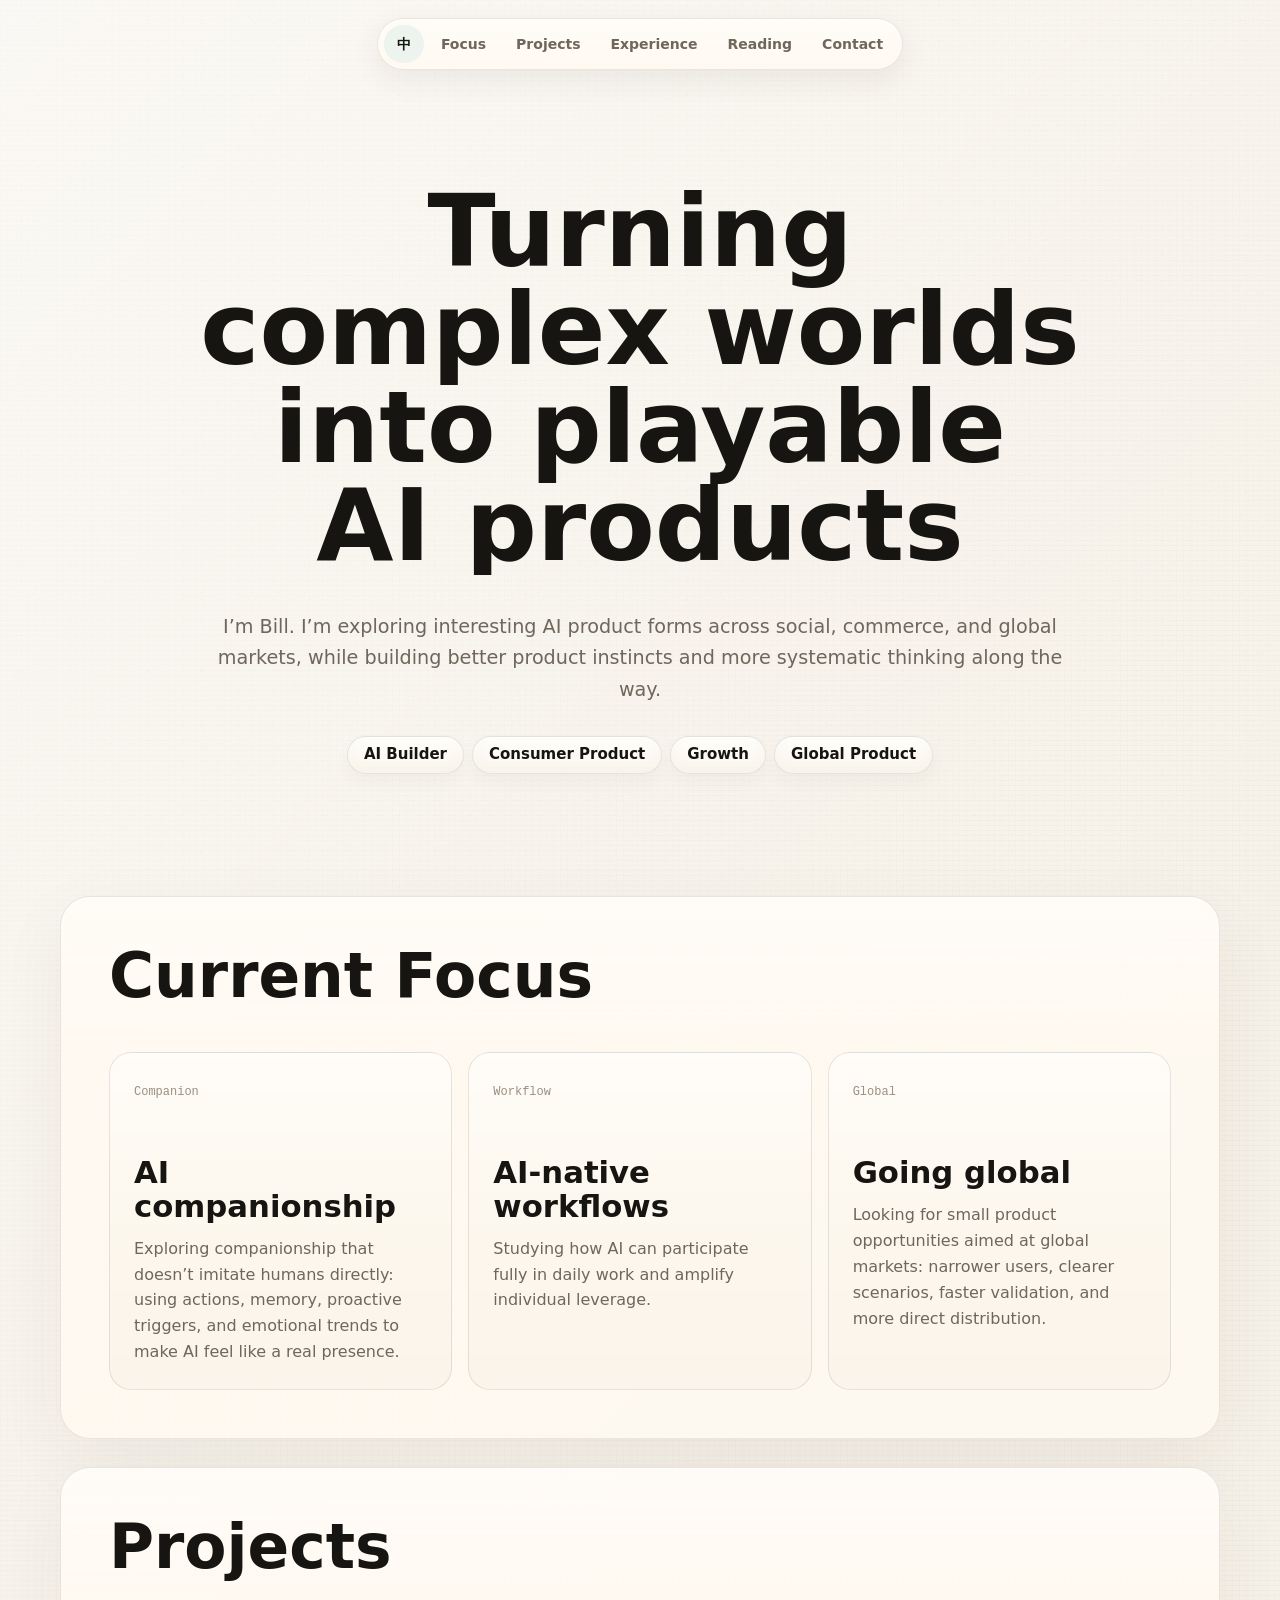
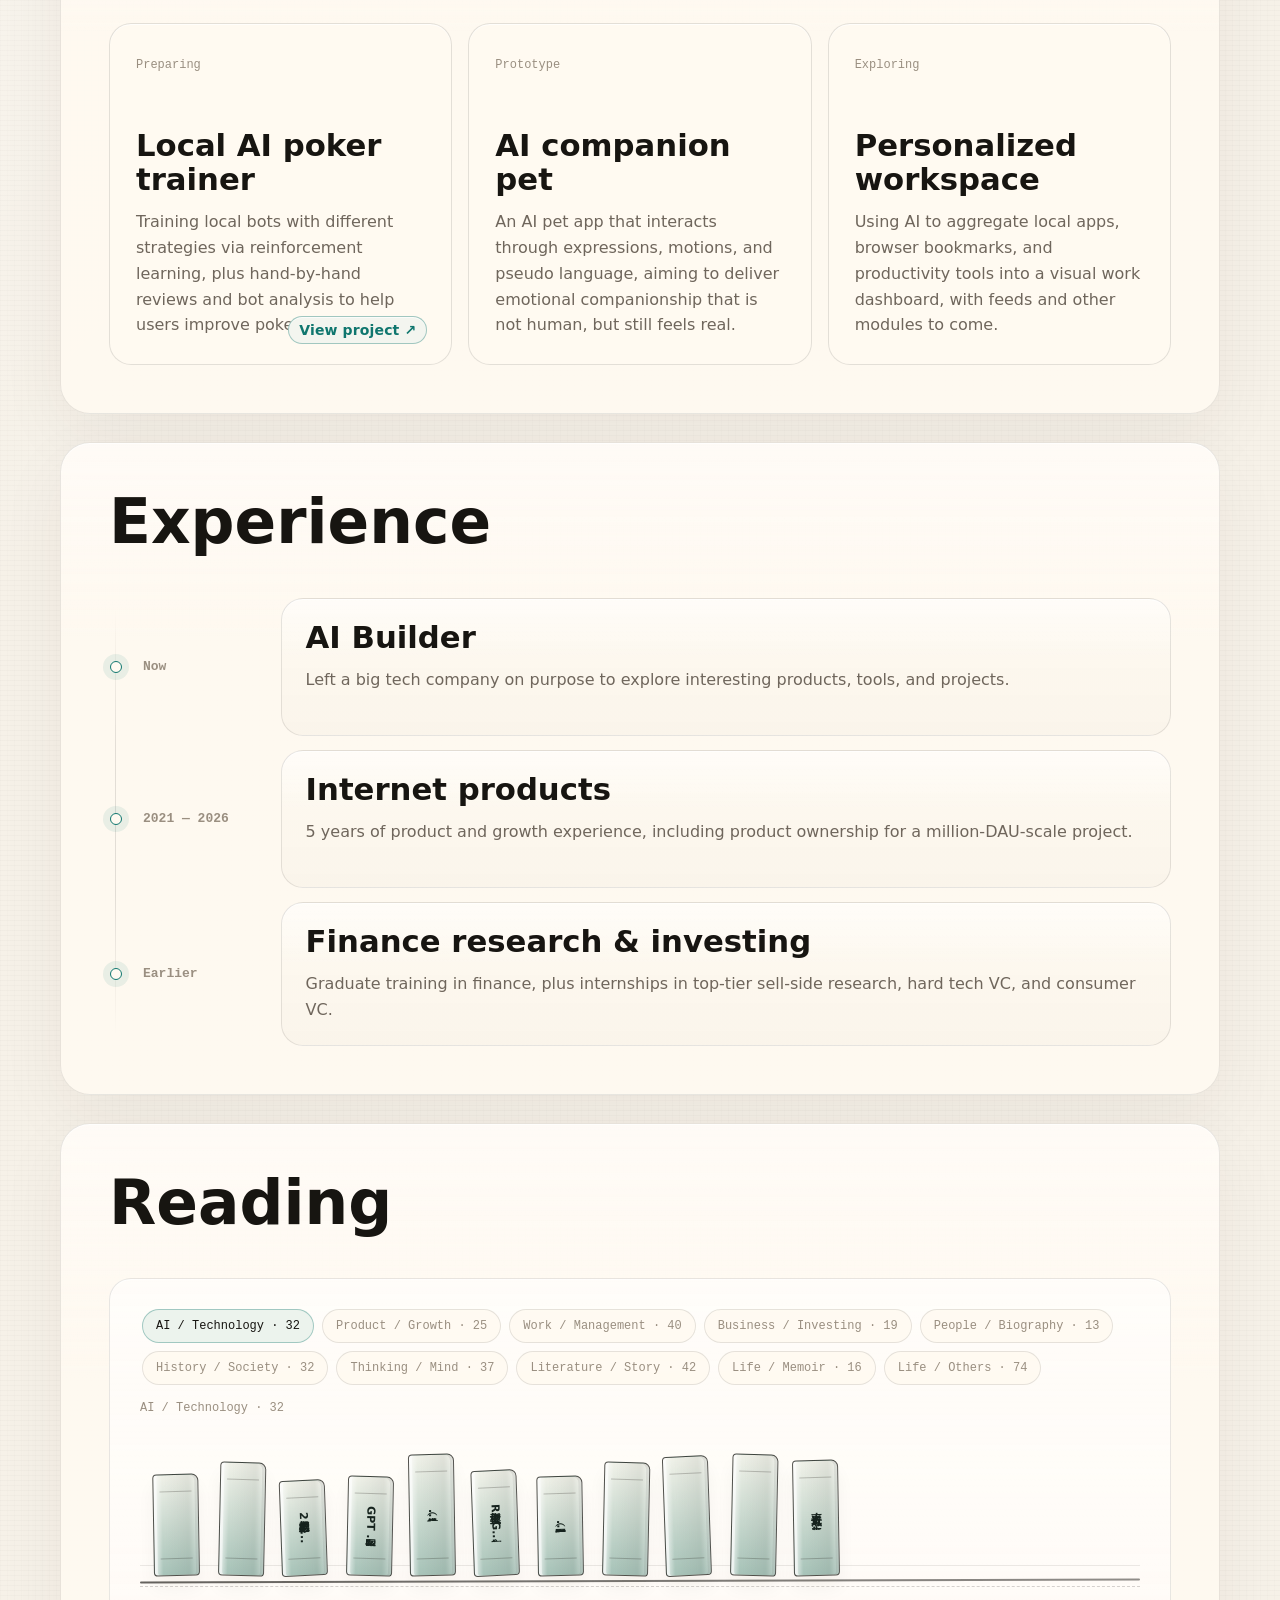
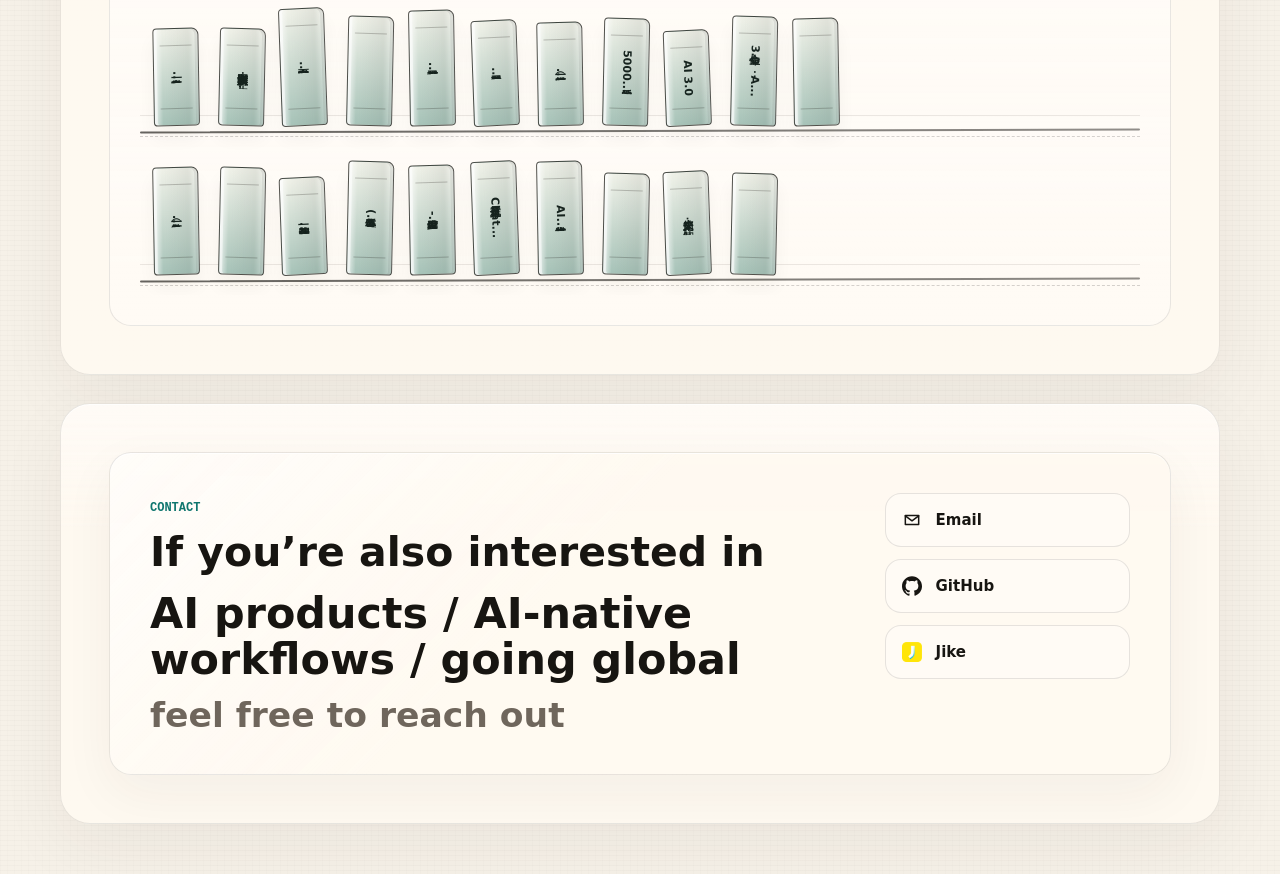
<file: index.html>
<!doctype html>
<html lang="zh-CN">
  <head>
    <meta charset="utf-8">
    <meta name="viewport" content="width=device-width, initial-scale=1">
    <title>Bill</title>
    <meta name="description" content="Bill 的个人站：记录 AI 产品实验、当前关注、项目进展、阅读和工作系统">
    <meta name="theme-color" content="#f4f1ea">
    <meta property="og:title" content="Bill">
    <meta property="og:description" content="记录 AI 产品实验、当前关注、项目进展、阅读和工作系统">
    <meta property="og:type" content="website">
    <meta property="og:url" content="https://billxfan.com/">
    <link rel="canonical" href="https://billxfan.com/">
    <link rel="alternate" hreflang="zh-CN" href="https://billxfan.com/">
    <link rel="alternate" hreflang="en" href="https://billxfan.com/en/">
    <link rel="icon" href="assets/favicon-bill.svg?v=3" type="image/svg+xml">
    <link rel="stylesheet" href="assets/styles.css?v=20260528-cta">
    <script>
      const siteUrl = new URL(window.location.pathname.replace(/\/?$/, "/"), window.location.origin).href;
      document.querySelector('meta[property="og:url"]')?.setAttribute("content", siteUrl);
      document.querySelector('link[rel="canonical"]')?.setAttribute("href", siteUrl);
    </script>
    <script src="assets/reading-data.js?v=20260521-14" defer></script>
    <script src="assets/site.js?v=20260523-6" defer></script>
  </head>
  <body class="home-page" data-lang="zh">
    <a class="skip-link" href="#main">跳到正文</a>
    <header class="site-header" data-elevates>
      <nav class="nav-shell nav-minimal" aria-label="主导航">
        <button class="menu-toggle" type="button" aria-label="打开导航" aria-expanded="false" data-menu-toggle>
          <span></span>
          <span></span>
        </button>
        <div class="nav-links" data-nav-links>
          <button class="nav-lang-toggle" type="button" data-lang-toggle aria-label="切换到 English">EN</button>
          <a href="#focus">Focus</a>
          <a href="#projects">Projects</a>
          <a href="#experience">Experience</a>
          <a href="#reading">Reading</a>
          <a href="#contact">Contact</a>
        </div>
      </nav>
    </header>

    <main id="main" class="home-shell">
      <section class="pure-hero container reveal">
        <div class="hero-inner">
          <h1 class="shimmer-title">把复杂世界拆成可玩的 AI 产品</h1>
          <p>我是 Bill，正在探索 AI 在社交、电商、出海等领域的有趣落地形态，并尝试在过程中沉淀更好的 opc 经验和系统化思考</p>
          <div class="tag-list" aria-label="个人标签">
            <span>AI Builder</span>
            <span>Consumer Product</span>
            <span>Growth</span>
            <span>Global Product</span>
          </div>
        </div>
      </section>

      <section id="focus" class="feature-block container reveal">
        <div class="block-head">
          <div>
            <h2>当前关注</h2>
          </div>
        </div>
        <div class="card-grid three">
          <article class="content-card">
            <span class="card-label">Companion</span>
            <h2>AI 陪伴</h2>
            <p>探索不直接拟人的陪伴体验：用动作、记忆、主动触发和情绪趋势，让 AI 更像一个真实存在的伙伴</p>
          </article>
          <article class="content-card">
            <span class="card-label">Workflow</span>
            <h2>AI-native 工作流</h2>
            <p>关注如何让 AI 充分参与到日常工作，充分发挥杠杆效应，撬动个体的价值</p>
          </article>
          <article class="content-card">
            <span class="card-label">Global</span>
            <h2>出海</h2>
            <p>关注面向全球市场的小产品机会：更窄的用户、更清晰的场景、更快的验证和更直接的分发</p>
          </article>
        </div>
      </section>

      <section id="projects" class="feature-block container reveal">
        <div class="block-head">
          <div>
            <h2>项目</h2>
          </div>
        </div>
        <div class="card-grid projects">
          <a class="content-card project-card" href="https://github.com/billxfan/poker-ai" target="_blank" rel="noopener noreferrer" aria-label="在 GitHub 查看德扑 AI 本地训练器项目">
            <span class="card-label">Preparing</span>
            <h2>德扑 AI 本地训练器</h2>
            <p>用强化学习训练多种打法的本地机器人，结合每局复盘与机器人分析，帮助用户提升德扑判断能力</p>
            <span class="project-card-cta">点击查看 ↗</span>
          </a>
          <article class="content-card project-card">
            <span class="card-label">Prototype</span>
            <h2>AI 陪伴宠物</h2>
            <p>一个用表情、动作和伪语言互动的 AI pet App，目标是提供“不是人，但有真实互动”的情感陪伴</p>
          </article>
          <article class="content-card project-card">
            <span class="card-label">Exploring</span>
            <h2>个性化 Workspace</h2>
            <p>用 AI 聚合本地应用、浏览器书签和效率工具，生成可视化工作看板，后续接入信息流等模块</p>
          </article>
        </div>
      </section>

      <section id="experience" class="feature-block container reveal">
        <div class="block-head">
          <div>
            <h2>过往经历</h2>
          </div>
        </div>
        <div class="vertical-timeline">
          <article class="timeline-item">
            <time>Now</time>
            <div class="content-card experience-card">
              <h2>AI Builder</h2>
              <p>从大厂主动离开，探索做一些有意思的产品、工具、项目</p>
            </div>
          </article>
          <article class="timeline-item">
            <time>2021 — 2026</time>
            <div class="content-card experience-card">
              <h2>互联网产品</h2>
              <p>5 年产品 & 增长经验，千万级日活项目的产品负责人</p>
            </div>
          </article>
          <article class="timeline-item">
            <time>Earlier</time>
            <div class="content-card experience-card">
              <h2>金融研究投资</h2>
              <p>本硕金融背景，头部卖方研究、硬科技与新消费 VC 实习</p>
            </div>
          </article>
        </div>
      </section>

      <section id="reading" class="feature-block reading-block container reveal">
        <div class="block-head">
          <div>
            <h2>阅读</h2>
          </div>
        </div>
        <div class="reading-layout">
          <div class="reading-shelf" aria-label="阅读分类与书籍" data-reading-shelf>
            <div class="shelf-empty">正在整理已读完书籍</div>
          </div>
          <aside class="reading-card" data-reading-card aria-live="polite" hidden>
            <div class="reading-card-top">
              <div>
                <h3 data-reading-title></h3>
                <p data-reading-author></p>
                <em data-reading-meta></em>
              </div>
              <button class="note-close" type="button" aria-label="关闭笔记卡片" data-note-close>×</button>
            </div>
            <div class="reading-note-scroll">
              <blockquote data-reading-note></blockquote>
            </div>
            <div class="note-controls">
              <button type="button" aria-label="上一条笔记" data-note-prev>←</button>
              <span data-note-count>1 / 1</span>
              <button type="button" aria-label="下一条笔记" data-note-next>→</button>
            </div>
          </aside>
        </div>
      </section>

      <section id="contact" class="feature-block contact-block container reveal">
        <div class="contact-panel">
          <div>
            <span>Contact</span>
            <h2 class="contact-copy">
              <span>如果你也感兴趣以下内容：</span>
              <strong>AI产品/AI-native工作流/出海</strong>
              <em>欢迎找我聊聊</em>
            </h2>
          </div>
          <div class="contact-links icon-links">
            <a href="mailto:billxfan@gmail.com">
              <svg viewBox="0 0 24 24" aria-hidden="true"><path d="M4 6.5h16v11H4z"/><path d="m4 7 8 6 8-6"/></svg>
              Email
            </a>
            <a href="https://github.com/billxfan" rel="noreferrer">
              <svg class="brand-icon" viewBox="0 0 24 24" aria-hidden="true"><path d="M12 .297c-6.63 0-12 5.373-12 12 0 5.303 3.438 9.8 8.205 11.385.6.113.82-.258.82-.577 0-.285-.01-1.04-.015-2.04-3.338.724-4.042-1.61-4.042-1.61C4.422 18.07 3.633 17.7 3.633 17.7c-1.087-.744.084-.729.084-.729 1.205.084 1.838 1.236 1.838 1.236 1.07 1.835 2.809 1.305 3.495.998.108-.776.417-1.305.76-1.605-2.665-.3-5.466-1.332-5.466-5.93 0-1.31.465-2.38 1.235-3.22-.135-.303-.54-1.523.105-3.176 0 0 1.005-.322 3.3 1.23.96-.267 1.98-.399 3-.405 1.02.006 2.04.138 3 .405 2.28-1.552 3.285-1.23 3.285-1.23.645 1.653.24 2.873.12 3.176.765.84 1.23 1.91 1.23 3.22 0 4.61-2.805 5.625-5.475 5.92.42.36.81 1.096.81 2.22 0 1.606-.015 2.896-.015 3.286 0 .315.21.69.825.57C20.565 22.092 24 17.592 24 12.297c0-6.627-5.373-12-12-12"/></svg>
              GitHub
            </a>
            <a href="https://web.okjike.com/u/EE0752A1-158C-4353-B439-1A51A4B9B60F" rel="noreferrer">
              <img class="brand-icon" src="assets/jike-icon.png" alt="" aria-hidden="true">
              即刻
            </a>
          </div>
        </div>
      </section>
    </main>

  </body>
</html>
</file>
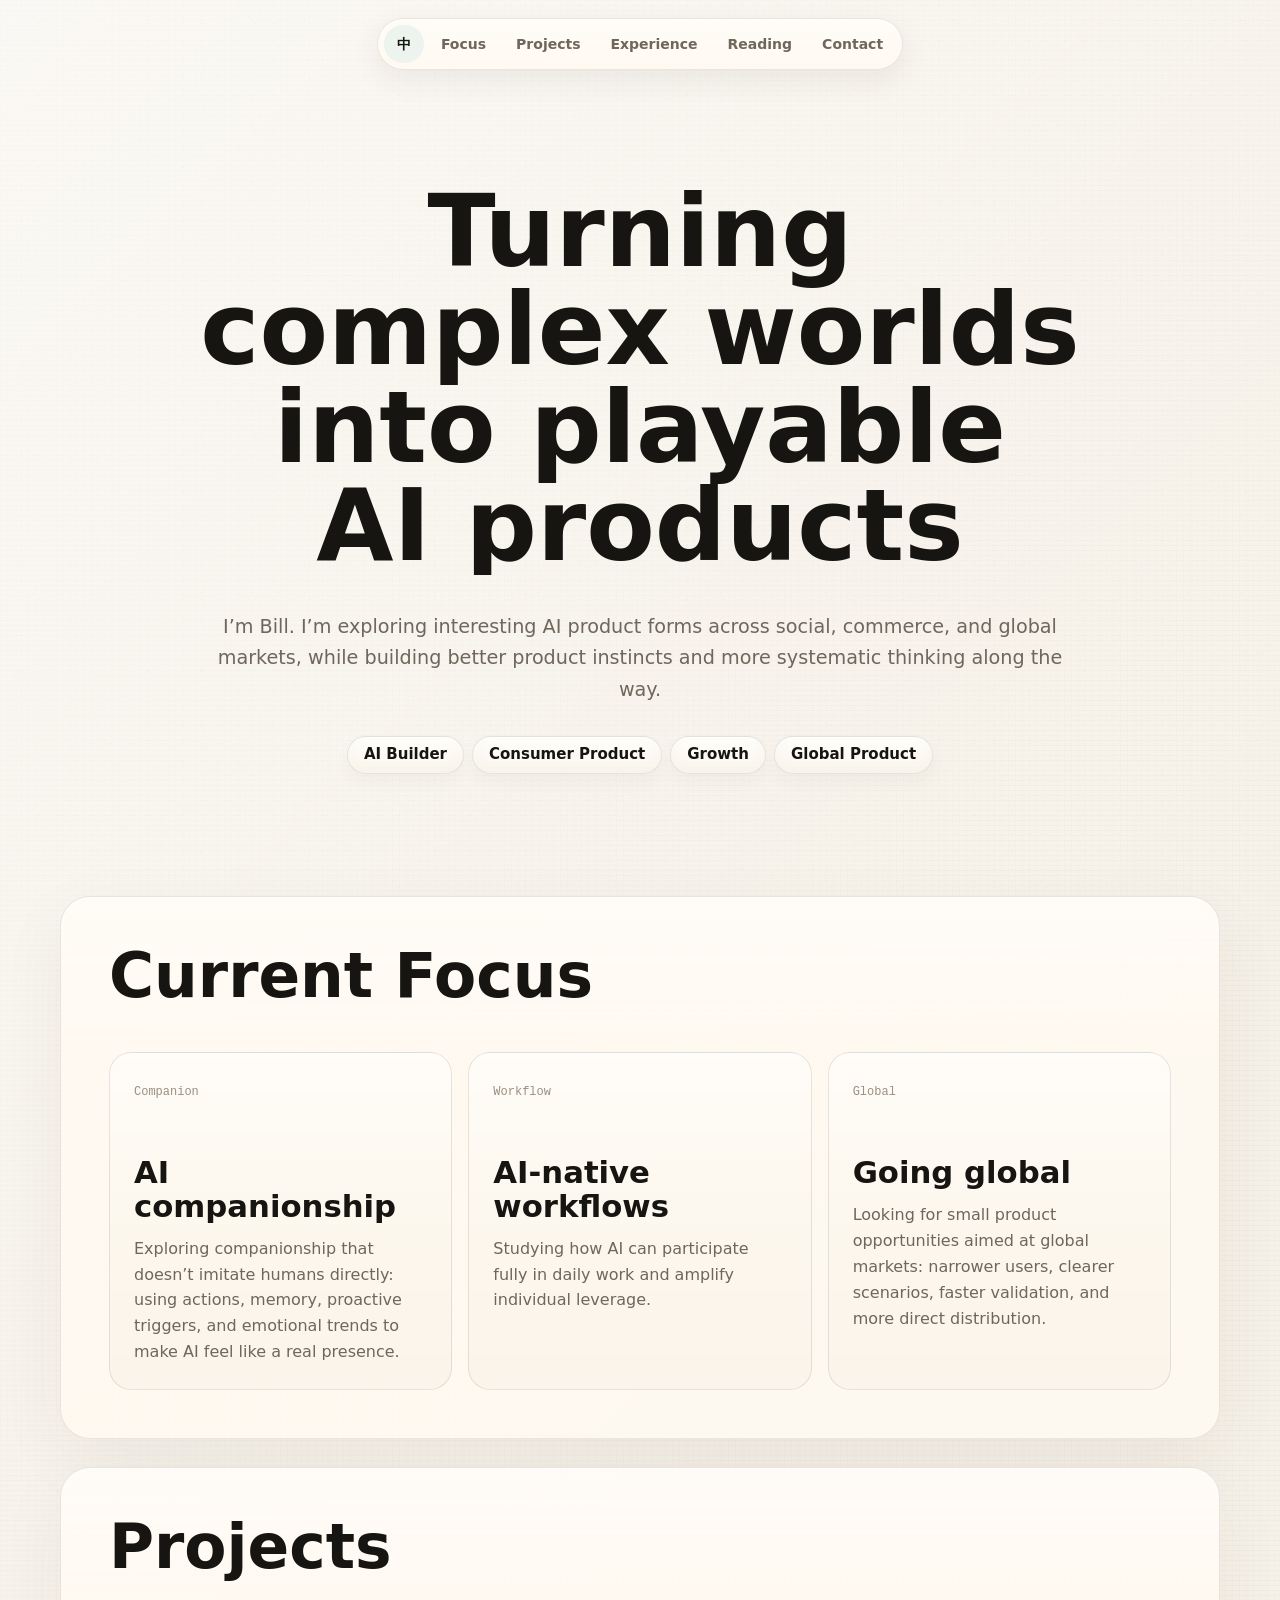
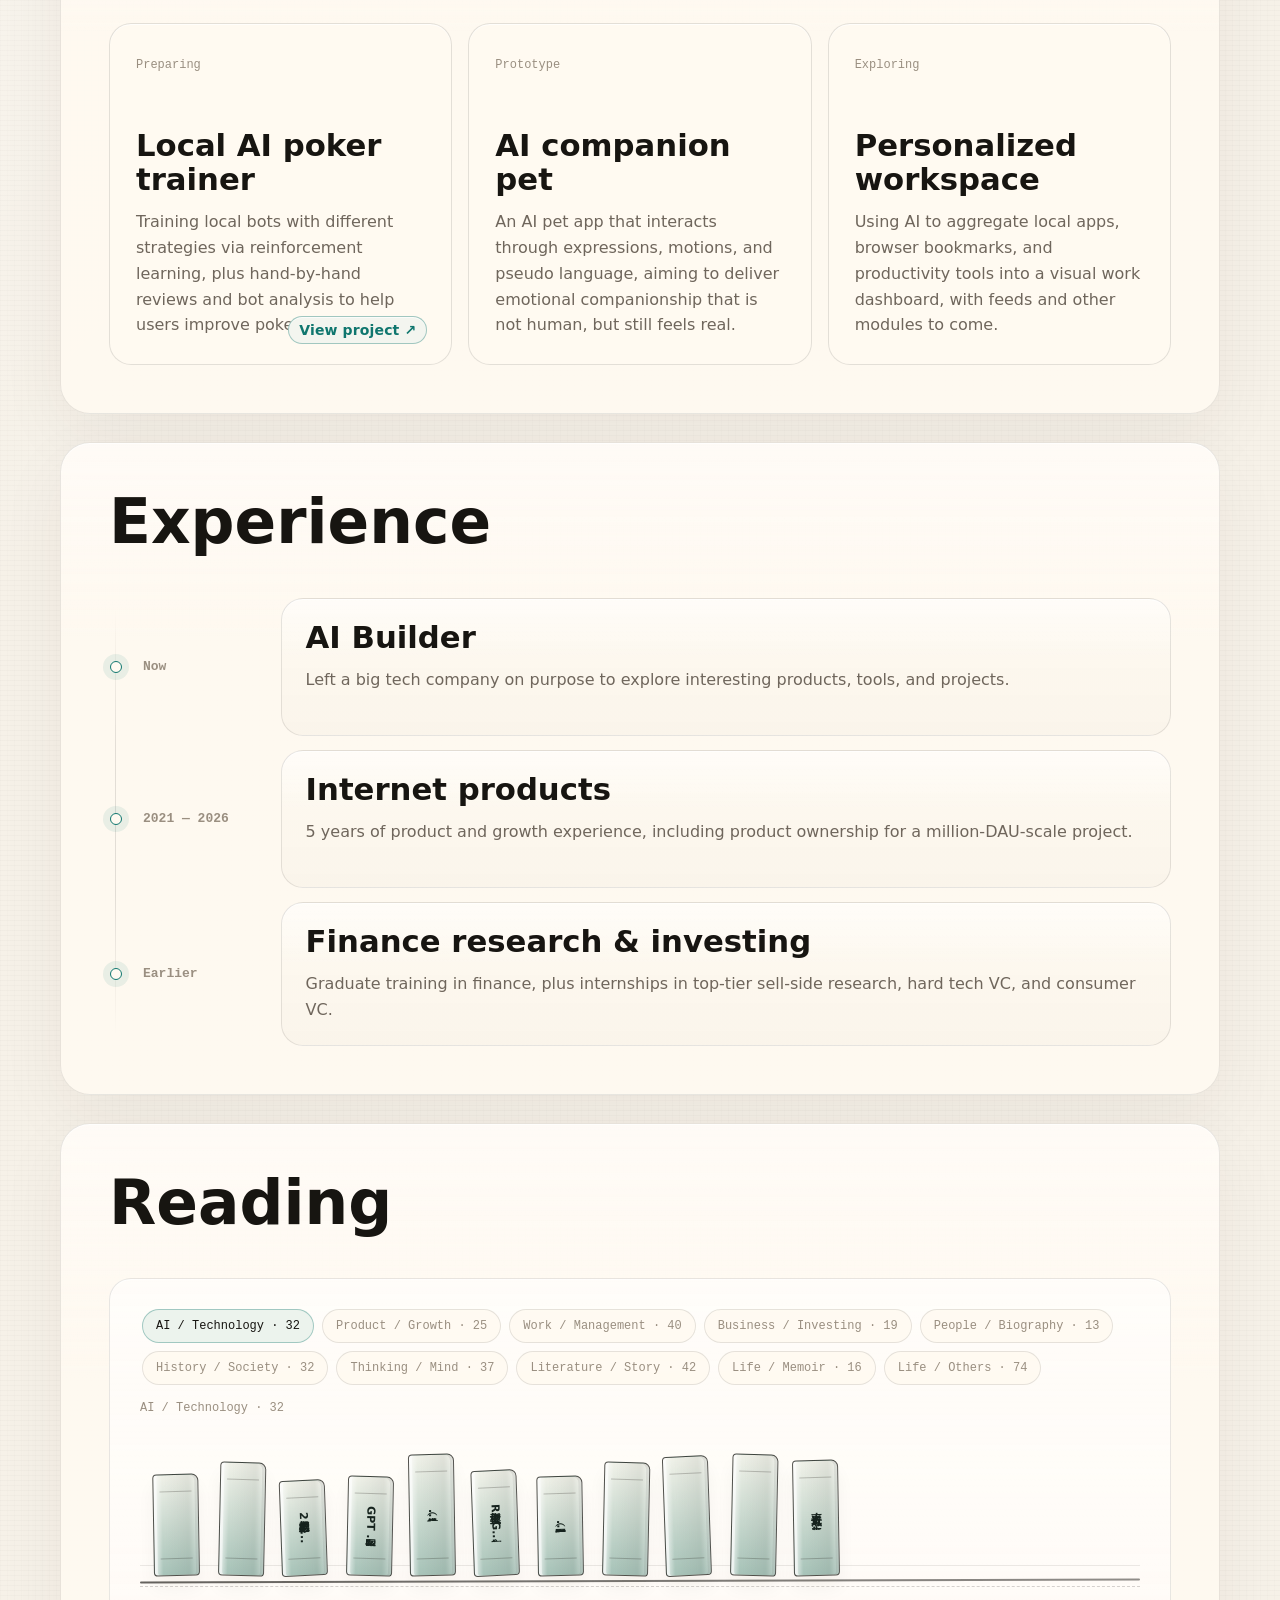
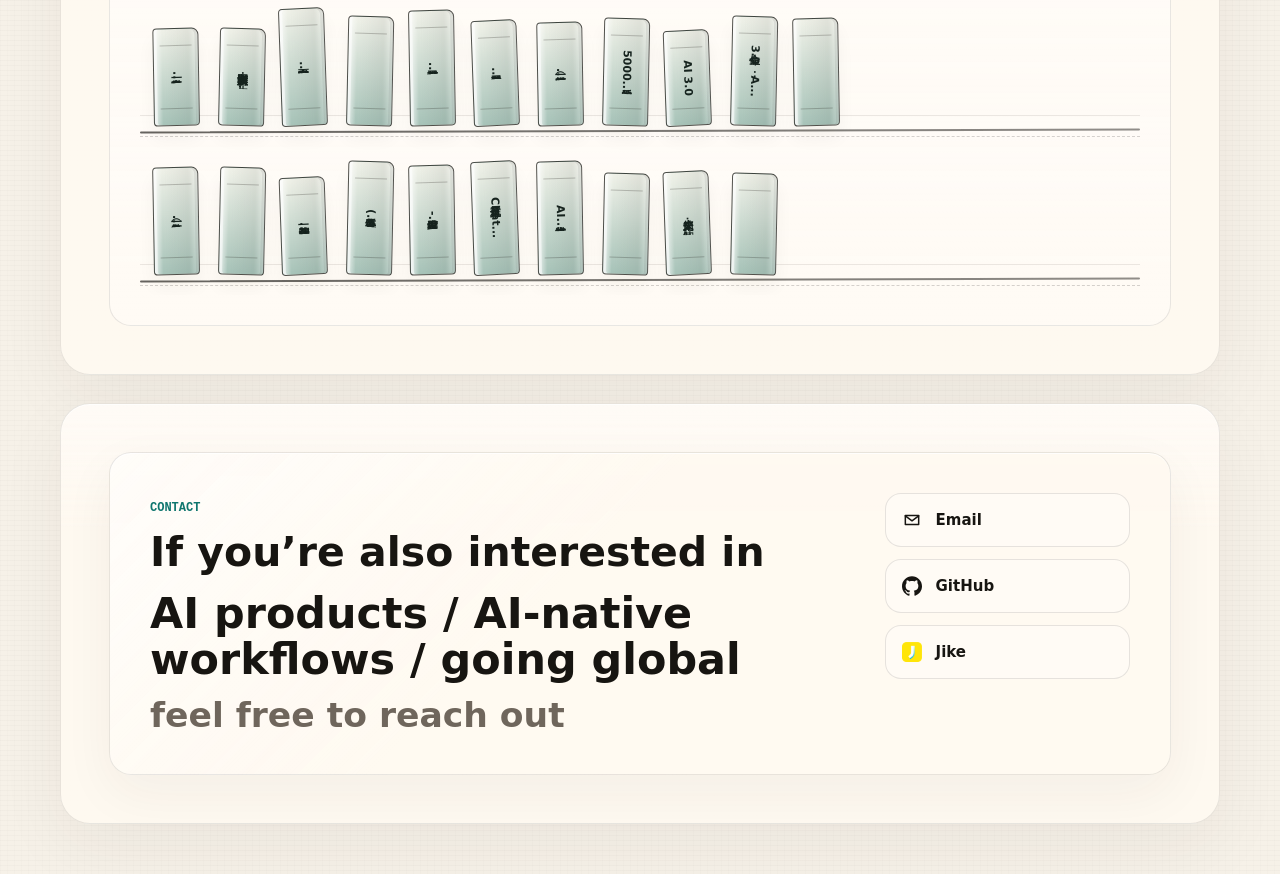
<file: en/index.html>
<!doctype html>
<html lang="en">
  <head>
    <meta charset="utf-8">
    <meta name="viewport" content="width=device-width, initial-scale=1">
    <title>Bill</title>
    <meta name="description" content="Bill's personal site: AI product experiments, current focus, projects, reading, and working systems.">
    <meta name="theme-color" content="#f4f1ea">
    <meta property="og:title" content="Bill">
    <meta property="og:description" content="AI product experiments, current focus, projects, reading, and working systems.">
    <meta property="og:type" content="website">
    <meta property="og:url" content="https://billxfan.com/en/">
    <link rel="canonical" href="https://billxfan.com/en/">
    <link rel="alternate" hreflang="zh-CN" href="https://billxfan.com/">
    <link rel="alternate" hreflang="en" href="https://billxfan.com/en/">
    <link rel="icon" href="../assets/favicon-bill.svg?v=3" type="image/svg+xml">
    <link rel="stylesheet" href="../assets/styles.css?v=20260528-cta">
    <script>
      const siteUrl = new URL(window.location.pathname.replace(/\/?$/, "/"), window.location.origin).href;
      document.querySelector('meta[property="og:url"]')?.setAttribute("content", siteUrl);
      document.querySelector('link[rel="canonical"]')?.setAttribute("href", siteUrl);
    </script>
    <script src="../assets/reading-data.js?v=20260521-14" defer></script>
    <script src="../assets/site.js?v=20260523-6" defer></script>
  </head>
  <body class="home-page" data-lang="en">
    <a class="skip-link" href="#main">Skip to content</a>
    <header class="site-header" data-elevates>
      <nav class="nav-shell nav-minimal" aria-label="Main navigation">
        <button class="menu-toggle" type="button" aria-label="Open navigation" aria-expanded="false" data-menu-toggle>
          <span></span>
          <span></span>
        </button>
        <div class="nav-links" data-nav-links>
          <button class="nav-lang-toggle" type="button" data-lang-toggle aria-label="切换到 中文">中</button>
          <a href="#focus">Focus</a>
          <a href="#projects">Projects</a>
          <a href="#experience">Experience</a>
          <a href="#reading">Reading</a>
          <a href="#contact">Contact</a>
        </div>
      </nav>
    </header>

    <main id="main" class="home-shell">
      <section class="pure-hero container reveal">
        <div class="hero-inner">
          <h1 class="shimmer-title">Turning complex worlds into playable AI products</h1>
          <p>I’m Bill. I’m exploring interesting AI product forms across social, commerce, and global markets, while building better product instincts and more systematic thinking along the way.</p>
          <div class="tag-list" aria-label="Personal tags">
            <span>AI Builder</span>
            <span>Consumer Product</span>
            <span>Growth</span>
            <span>Global Product</span>
          </div>
        </div>
      </section>

      <section id="focus" class="feature-block container reveal">
        <div class="block-head"><div><h2>Current Focus</h2></div></div>
        <div class="card-grid three">
          <article class="content-card">
            <span class="card-label">Companion</span>
            <h2>AI companionship</h2>
            <p>Exploring companionship that doesn’t imitate humans directly: using actions, memory, proactive triggers, and emotional trends to make AI feel like a real presence.</p>
          </article>
          <article class="content-card">
            <span class="card-label">Workflow</span>
            <h2>AI-native workflows</h2>
            <p>Studying how AI can participate fully in daily work and amplify individual leverage.</p>
          </article>
          <article class="content-card">
            <span class="card-label">Global</span>
            <h2>Going global</h2>
            <p>Looking for small product opportunities aimed at global markets: narrower users, clearer scenarios, faster validation, and more direct distribution.</p>
          </article>
        </div>
      </section>

      <section id="projects" class="feature-block container reveal">
        <div class="block-head"><div><h2>Projects</h2></div></div>
        <div class="card-grid projects">
          <a class="content-card project-card" href="https://github.com/billxfan/poker-ai" target="_blank" rel="noopener noreferrer" aria-label="View the Local AI poker trainer project on GitHub">
            <span class="card-label">Preparing</span>
            <h2>Local AI poker trainer</h2>
            <p>Training local bots with different strategies via reinforcement learning, plus hand-by-hand reviews and bot analysis to help users improve poker judgment.</p>
            <span class="project-card-cta">View project ↗</span>
          </a>
          <article class="content-card project-card">
            <span class="card-label">Prototype</span>
            <h2>AI companion pet</h2>
            <p>An AI pet app that interacts through expressions, motions, and pseudo language, aiming to deliver emotional companionship that is not human, but still feels real.</p>
          </article>
          <article class="content-card project-card">
            <span class="card-label">Exploring</span>
            <h2>Personalized workspace</h2>
            <p>Using AI to aggregate local apps, browser bookmarks, and productivity tools into a visual work dashboard, with feeds and other modules to come.</p>
          </article>
        </div>
      </section>

      <section id="experience" class="feature-block container reveal">
        <div class="block-head"><div><h2>Experience</h2></div></div>
        <div class="vertical-timeline">
          <article class="timeline-item">
            <time>Now</time>
            <div class="content-card experience-card">
              <h2>AI Builder</h2>
              <p>Left a big tech company on purpose to explore interesting products, tools, and projects.</p>
            </div>
          </article>
          <article class="timeline-item">
            <time>2021 — 2026</time>
            <div class="content-card experience-card">
              <h2>Internet products</h2>
              <p>5 years of product and growth experience, including product ownership for a million-DAU-scale project.</p>
            </div>
          </article>
          <article class="timeline-item">
            <time>Earlier</time>
            <div class="content-card experience-card">
              <h2>Finance research & investing</h2>
              <p>Graduate training in finance, plus internships in top-tier sell-side research, hard tech VC, and consumer VC.</p>
            </div>
          </article>
        </div>
      </section>

      <section id="reading" class="feature-block reading-block container reveal">
        <div class="block-head"><div><h2>Reading</h2></div></div>
        <div class="reading-layout">
          <div class="reading-shelf" aria-label="Reading categories and books" data-reading-shelf>
            <div class="shelf-empty">Finished books are being organized</div>
          </div>
          <aside class="reading-card" data-reading-card aria-live="polite" hidden>
            <div class="reading-card-top">
              <div>
                <h3 data-reading-title></h3>
                <p data-reading-author></p>
                <em data-reading-meta></em>
              </div>
              <button class="note-close" type="button" aria-label="Close note card" data-note-close>×</button>
            </div>
            <div class="reading-note-scroll">
              <blockquote data-reading-note></blockquote>
            </div>
            <div class="note-controls">
              <button type="button" aria-label="Previous note" data-note-prev>←</button>
              <span data-note-count>1 / 1</span>
              <button type="button" aria-label="Next note" data-note-next>→</button>
            </div>
          </aside>
        </div>
      </section>

      <section id="contact" class="feature-block contact-block container reveal">
        <div class="contact-panel">
          <div>
            <span>Contact</span>
            <h2 class="contact-copy">
              <span>If you’re also interested in</span>
              <strong>AI products / AI-native workflows / going global</strong>
              <em>feel free to reach out</em>
            </h2>
          </div>
          <div class="contact-links icon-links">
            <a href="mailto:billxfan@gmail.com">
              <svg viewBox="0 0 24 24" aria-hidden="true"><path d="M4 6.5h16v11H4z"/><path d="m4 7 8 6 8-6"/></svg>
              Email
            </a>
            <a href="https://github.com/billxfan" rel="noreferrer">
              <svg class="brand-icon" viewBox="0 0 24 24" aria-hidden="true"><path d="M12 .297c-6.63 0-12 5.373-12 12 0 5.303 3.438 9.8 8.205 11.385.6.113.82-.258.82-.577 0-.285-.01-1.04-.015-2.04-3.338.724-4.042-1.61-4.042-1.61C4.422 18.07 3.633 17.7 3.633 17.7c-1.087-.744.084-.729.084-.729 1.205.084 1.838 1.236 1.838 1.236 1.07 1.835 2.809 1.305 3.495.998.108-.776.417-1.305.76-1.605-2.665-.3-5.466-1.332-5.466-5.93 0-1.31.465-2.38 1.235-3.22-.135-.303-.54-1.523.105-3.176 0 0 1.005-.322 3.3 1.23.96-.267 1.98-.399 3-.405 1.02.006 2.04.138 3 .405 2.28-1.552 3.285-1.23 3.285-1.23.645 1.653.24 2.873.12 3.176.765.84 1.23 1.91 1.23 3.22 0 4.61-2.805 5.625-5.475 5.92.42.36.81 1.096.81 2.22 0 1.606-.015 2.896-.015 3.286 0 .315.21.69.825.57C20.565 22.092 24 17.592 24 12.297c0-6.627-5.373-12-12-12"/></svg>
              GitHub
            </a>
            <a href="https://web.okjike.com/u/EE0752A1-158C-4353-B439-1A51A4B9B60F" rel="noreferrer">
              <img class="brand-icon" src="../assets/jike-icon.png" alt="" aria-hidden="true">
              Jike
            </a>
          </div>
        </div>
      </section>
    </main>

  </body>
</html>
</file>
<file: assets/styles.css>
:root {
  color-scheme: light;
  --bg: #f6f1e8;
  --paper: #fffaf1;
  --surface: #fffcf6;
  --surface-soft: #efe8dc;
  --ink: #171511;
  --muted: #6f665c;
  --quiet: #9a8f81;
  --line: rgba(24, 24, 27, 0.12);
  --line-soft: rgba(24, 24, 27, 0.07);
  --accent: #0f766e;
  --accent-soft: #e5f0ec;
  --wash: #f4f4f5;
  --mint: #dcead7;
  --clay: #eed4bf;
  --butter: #efe6b8;
  --radius: 22px;
  --radius-sm: 12px;
  --max: 1160px;
  --measure: 760px;
  --ease: cubic-bezier(0.23, 1, 0.32, 1);
}

* {
  box-sizing: border-box;
  cursor: default;
}

html {
  scroll-behavior: smooth;
}

body {
  margin: 0;
  min-width: 320px;
  background:
    linear-gradient(135deg, rgba(255,255,255,0.56), transparent 42%),
    repeating-linear-gradient(0deg, rgba(23,21,17,0.018) 0 1px, transparent 1px 5px),
    repeating-linear-gradient(90deg, rgba(23,21,17,0.012) 0 1px, transparent 1px 7px),
    var(--bg);
  color: var(--ink);
  font-family: ui-sans-serif, system-ui, -apple-system, BlinkMacSystemFont, "Segoe UI", sans-serif;
  font-size: 16px;
  line-height: 1.62;
  --cursor-x: 50vw;
  --cursor-y: 50vh;
}

body::before,
body::after {
  content: "";
  position: fixed;
  inset: 0;
  z-index: 0;
  pointer-events: none;
}

body::before {
  background: radial-gradient(
    300px circle at var(--cursor-x) var(--cursor-y),
    rgba(15, 118, 110, 0.16),
    rgba(210, 185, 142, 0.1) 34%,
    transparent 68%
  );
  opacity: 0;
  transition: opacity 180ms var(--ease);
  mix-blend-mode: normal;
}

body::after {
  opacity: 0.18;
  background-image:
    radial-gradient(circle at 20% 30%, rgba(23,21,17,0.22) 0 0.7px, transparent 0.8px),
    radial-gradient(circle at 70% 80%, rgba(23,21,17,0.14) 0 0.6px, transparent 0.7px);
  background-size: 18px 18px, 26px 26px;
  mix-blend-mode: multiply;
}

@media (hover: hover) {
  body:hover::before,
  body.cursor-active::before {
    opacity: 1;
  }
}

.site-header,
main,
.footer {
  position: relative;
  z-index: 1;
}

a {
  color: inherit;
  text-decoration: none;
}

a,
button {
  cursor: pointer;
}

p, h1, h2, h3 {
  margin-top: 0;
}

p {
  color: var(--muted);
}

p,
h1,
h2,
h3,
span,
time,
blockquote,
em,
strong {
  cursor: default;
}

.skip-link {
  position: fixed;
  left: 16px;
  top: 12px;
  z-index: 40;
  transform: translateY(-160%);
  background: var(--ink);
  color: var(--paper);
  padding: 10px 14px;
  border-radius: var(--radius-sm);
  font-weight: 700;
}

.skip-link:focus {
  transform: translateY(0);
}

.site-header {
  position: sticky;
  top: 0;
  z-index: 20;
  padding: 18px 24px 0;
  pointer-events: none;
}

.nav-shell {
  width: min(var(--max), 100%);
  margin: 0 auto;
  min-height: 56px;
  display: flex;
  align-items: center;
  justify-content: space-between;
  gap: 22px;
  border: 1px solid color-mix(in srgb, var(--line) 76%, transparent);
  border-radius: 999px;
  background:
    linear-gradient(180deg, rgba(255,255,255,0.5), transparent),
    color-mix(in srgb, var(--paper) 88%, transparent);
  backdrop-filter: blur(18px);
  padding: 7px;
  pointer-events: auto;
  box-shadow:
    0 10px 30px rgba(53, 44, 34, 0.07),
    inset 0 1px 0 rgba(255,255,255,0.76);
}

.nav-minimal {
  width: max-content;
  min-height: 50px;
  justify-content: center;
  padding: 6px;
}

.nav-minimal .nav-links {
  gap: 4px;
}

.brand {
  min-height: 42px;
  display: inline-flex;
  align-items: center;
  gap: 11px;
  padding: 0 12px 0 4px;
}

.brand-mark {
  width: 36px;
  height: 36px;
  display: grid;
  place-items: center;
  border-radius: 50%;
  background: var(--ink);
  color: var(--paper);
  font-size: 14px;
  font-weight: 760;
}

.brand-copy {
  display: grid;
  line-height: 1.12;
}

.brand-copy strong {
  font-weight: 720;
}

.brand-copy span {
  color: var(--quiet);
  font-size: 12px;
}

.nav-links {
  display: flex;
  align-items: center;
  gap: 2px;
}

.nav-links a {
  min-height: 38px;
  display: inline-flex;
  align-items: center;
  border: 0;
  border-radius: 999px;
  padding: 0 13px;
  background: transparent;
  color: var(--muted);
  font: inherit;
  font-size: 14px;
  font-weight: 560;
  transition: color 180ms var(--ease), background 180ms var(--ease), transform 180ms var(--ease), box-shadow 180ms var(--ease);
}

.nav-lang-toggle {
  min-height: 38px;
  display: inline-flex;
  align-items: center;
  border: 0;
  border-radius: 999px;
  padding: 0 13px;
  background: color-mix(in srgb, var(--accent-soft) 70%, var(--paper));
  color: var(--ink);
  font: inherit;
  font-size: 14px;
  font-weight: 650;
  transition: background 180ms var(--ease), transform 180ms var(--ease), box-shadow 180ms var(--ease);
}

.nav-lang-toggle:hover {
  background: color-mix(in srgb, var(--accent-soft) 84%, var(--paper));
  box-shadow: inset 0 0 0 1px color-mix(in srgb, var(--accent) 16%, transparent);
}

.nav-links a:hover,
.nav-links a[aria-current="page"] {
  color: var(--ink);
  background: color-mix(in srgb, var(--surface-soft) 80%, var(--paper));
  box-shadow: inset 0 0 0 1px color-mix(in srgb, var(--ink) 5%, transparent);
}

.menu-toggle {
  display: none;
  width: 42px;
  height: 42px;
  border: 0;
  border-radius: 999px;
  background: var(--surface-soft);
  position: relative;
}

.menu-toggle span {
  position: absolute;
  left: 12px;
  width: 18px;
  height: 2px;
  background: var(--ink);
  transition: transform 220ms var(--ease);
}

.menu-toggle span:first-child { transform: translateY(-4px); }
.menu-toggle span:last-child { transform: translateY(4px); }
.menu-toggle[aria-expanded="true"] span:first-child { transform: rotate(45deg); }
.menu-toggle[aria-expanded="true"] span:last-child { transform: rotate(-45deg); }

.container {
  width: min(var(--max), calc(100% - 56px));
  margin: 0 auto;
}

.home-shell {
  padding: 0 0 24px;
}

.pure-hero {
  min-height: calc(100svh - 74px);
  display: grid;
  align-content: center;
  justify-items: center;
  padding: clamp(28px, 5vh, 52px) 0 clamp(28px, 6vh, 60px);
  text-align: center;
}

.hero-inner {
  position: relative;
  width: min(100%, 880px);
}

.pure-hero h1 {
  margin: 0 auto;
  color: var(--ink);
  font-size: clamp(48px, 7.8vw, 108px);
  line-height: 0.98;
  letter-spacing: 0;
  font-weight: 760;
  text-wrap: balance;
}

.shimmer-title {
  position: relative;
  display: inline-block;
  overflow: hidden;
  color: var(--ink);
}

@supports (-webkit-background-clip: text) or (background-clip: text) {
  .shimmer-title {
    background-image: none;
    color: var(--ink);
  }
}

.shimmer-title::after {
  content: "";
  position: absolute;
  top: -18%;
  bottom: -18%;
  width: 22%;
  left: -32%;
  background: linear-gradient(
    90deg,
    transparent,
    rgba(255,255,255,0.76),
    rgba(15, 118, 110, 0.2),
    rgba(255,255,255,0.76),
    transparent
  );
  transform: skewX(-16deg);
  animation: visible-sweep 11.5s ease-in-out infinite;
  pointer-events: none;
  mix-blend-mode: overlay;
}

.pure-hero p {
  max-width: 920px;
  margin: 28px auto 0;
  color: var(--muted);
  font-size: clamp(17px, 1.5vw, 21px);
  line-height: 1.65;
}

.tag-list {
  display: flex;
  flex-wrap: wrap;
  justify-content: center;
  gap: 8px;
  margin-top: 30px;
}

.tag-list span {
  min-height: 38px;
  display: inline-flex;
  align-items: center;
  border: 1px solid color-mix(in srgb, var(--line) 88%, transparent);
  border-radius: 999px;
  background:
    linear-gradient(180deg, rgba(255,255,255,0.72), rgba(255,255,255,0.12)),
    color-mix(in srgb, var(--paper) 88%, var(--surface-soft));
  padding: 0 16px;
  color: var(--ink);
  font-size: 15px;
  font-weight: 590;
  box-shadow:
    0 8px 18px rgba(53,44,34,0.035),
    inset 0 1px 0 rgba(255,255,255,0.86),
    inset 0 -10px 18px rgba(53,44,34,0.025);
  transition: transform 260ms var(--ease), border-color 260ms var(--ease), background 260ms var(--ease), box-shadow 260ms var(--ease);
}

.tag-list span,
.card-label,
.shelf-category > span {
  user-select: none;
}

.feature-block {
  border: 1px solid color-mix(in srgb, var(--line) 82%, transparent);
  border-radius: calc(var(--radius) + 8px);
  background:
    linear-gradient(180deg, rgba(255,255,255,0.42), transparent 30%),
    color-mix(in srgb, var(--paper) 90%, transparent);
  padding: clamp(26px, 4vw, 48px);
  margin-bottom: 28px;
  box-shadow:
    0 22px 70px rgba(53, 44, 34, 0.055),
    inset 0 1px 0 rgba(255,255,255,0.68);
}

.block-head {
  display: block;
  margin-bottom: clamp(28px, 4vw, 44px);
}

.block-head > span {
  display: none;
}

.block-head h2 {
  max-width: 720px;
  margin-bottom: 10px;
  color: var(--ink);
  font-size: clamp(34px, 4.8vw, 64px);
  line-height: 1.02;
  font-weight: 740;
  letter-spacing: 0;
}

.block-head p {
  max-width: 1120px;
  margin: 0;
  font-size: 17px;
  white-space: nowrap;
}

.card-grid {
  display: grid;
  gap: 16px;
}

.card-grid.three {
  grid-template-columns: repeat(3, minmax(0, 1fr));
}

.card-grid.projects {
  grid-template-columns: repeat(3, minmax(0, 1fr));
}

.content-card {
  min-height: 250px;
  position: relative;
  overflow: hidden;
  border: 1px solid color-mix(in srgb, var(--line) 86%, transparent);
  border-radius: var(--radius);
  background:
    linear-gradient(180deg, rgba(255,255,255,0.52), transparent 44%),
    linear-gradient(180deg, color-mix(in srgb, var(--paper) 98%, transparent), color-mix(in srgb, var(--surface-soft) 30%, var(--paper))),
    var(--paper);
  padding: 24px;
  box-shadow: inset 0 1px 0 rgba(255,255,255,0.76);
  transition: transform 520ms var(--ease), border-color 360ms var(--ease), box-shadow 520ms var(--ease), background 520ms var(--ease);
}

.content-card::after {
  content: "";
  position: absolute;
  inset: auto 20px 18px;
  height: 1px;
  background: linear-gradient(90deg, transparent, color-mix(in srgb, var(--accent) 55%, transparent), transparent);
  opacity: 0;
  transform: scaleX(0.5);
  transition: opacity 420ms var(--ease), transform 420ms var(--ease);
}

.card-label {
  display: inline-flex;
  margin-bottom: 54px;
  color: var(--quiet);
  font-family: ui-monospace, SFMono-Regular, Menlo, Consolas, monospace;
  font-size: 12px;
}

.content-card h2 {
  margin-bottom: 12px;
  color: var(--ink);
  font-size: clamp(22px, 2.4vw, 32px);
  line-height: 1.1;
  font-weight: 700;
}

.content-card p {
  margin: 0;
  color: var(--muted);
}

.project-card-cta {
  position: absolute;
  right: 24px;
  bottom: 20px;
  display: inline-flex;
  align-items: center;
  justify-content: center;
  min-height: 28px;
  padding: 0 10px;
  border: 1px solid color-mix(in srgb, var(--accent) 36%, transparent);
  border-radius: 999px;
  background: color-mix(in srgb, var(--accent-soft) 46%, var(--paper));
  color: var(--accent);
  font-size: 14px;
  font-weight: 650;
  letter-spacing: 0.01em;
  box-shadow: inset 0 1px 0 rgba(255,255,255,0.72);
}

.project-card-link {
  min-height: 310px;
  display: flex;
  flex-direction: column;
}

.project-card-link em {
  margin-top: auto;
  color: var(--accent);
  font-size: 14px;
  font-style: normal;
  font-weight: 650;
  transform: translateY(8px);
  opacity: 0;
  transition: opacity 320ms var(--ease), transform 320ms var(--ease);
}

.timeline-cards {
  display: grid;
  grid-template-columns: repeat(3, minmax(0, 1fr));
  gap: 16px;
}

.experience-card {
  min-height: 230px;
}

.experience-card time {
  display: block;
  margin-bottom: 52px;
  color: var(--quiet);
  font-family: ui-monospace, SFMono-Regular, Menlo, Consolas, monospace;
  font-size: 12px;
}

.vertical-timeline {
  position: relative;
  display: grid;
  gap: 14px;
  padding-left: 34px;
}

.vertical-timeline::before {
  content: "";
  position: absolute;
  left: 6px;
  top: 10px;
  bottom: 10px;
  width: 1px;
  background: linear-gradient(180deg, transparent, var(--line), var(--line), transparent);
}

.timeline-item {
  position: relative;
  display: grid;
  grid-template-columns: 112px minmax(0, 1fr);
  gap: clamp(14px, 2vw, 28px);
  align-items: center;
}

.timeline-item::before {
  content: "";
  position: absolute;
  left: -33px;
  top: 50%;
  width: 10px;
  height: 10px;
  border: 1px solid var(--accent);
  border-radius: 999px;
  background: var(--paper);
  box-shadow: 0 0 0 7px color-mix(in srgb, var(--accent) 9%, transparent);
  transform: translateY(-50%);
}

.timeline-item time {
  position: static;
  white-space: nowrap;
  text-align: left;
  justify-self: start;
  align-self: center;
  width: 100%;
  color: var(--quiet);
  font-family: ui-monospace, SFMono-Regular, Menlo, Consolas, monospace;
  font-size: 13px;
  font-weight: 650;
  line-height: 1.4;
  padding-top: 0;
}

.vertical-timeline .experience-card {
  min-height: 138px;
  padding: 22px 24px;
}

.vertical-timeline .experience-card h2 {
  max-width: none;
}

.bookshelf-block {
  overflow: visible;
}

.bookshelf-stage {
  position: relative;
  min-height: 390px;
  display: grid;
  align-items: end;
  border: 1px solid var(--line);
  border-radius: var(--radius);
  background:
    linear-gradient(180deg, color-mix(in srgb, var(--surface-soft) 48%, transparent), transparent),
    var(--paper);
  padding: 52px clamp(20px, 4vw, 56px) 70px;
}

.bookshelf-stage::after {
  content: "";
  position: absolute;
  top: 0;
  right: 0;
  bottom: 0;
  width: 82px;
  border-radius: 0 var(--radius) var(--radius) 0;
  background: linear-gradient(90deg, transparent, var(--paper));
  pointer-events: none;
  opacity: 0;
}

.shelf-drawing {
  position: absolute;
  inset: 30px 34px auto;
  height: 150px;
  pointer-events: none;
  opacity: 0.38;
}

.shelf-drawing span {
  position: absolute;
  border: 1px solid var(--line);
  border-radius: 999px;
}

.shelf-drawing span:first-child {
  left: 0;
  right: 0;
  top: 52px;
}

.shelf-drawing span:last-child {
  width: 46%;
  right: 6%;
  top: 0;
  transform: rotate(-3deg);
}

.book-row {
  position: relative;
  z-index: 2;
  display: flex;
  justify-content: center;
  align-items: end;
  gap: clamp(10px, 2vw, 18px);
  min-height: 220px;
  perspective: 1000px;
}

.book {
  --w: 56px;
  position: relative;
  width: var(--w);
  height: var(--h);
  border-radius: 6px 10px 8px 5px;
  background:
    linear-gradient(90deg, rgba(255,255,255,0.18), transparent 18%, rgba(0,0,0,0.16) 72%, rgba(255,255,255,0.14)),
    linear-gradient(135deg, var(--book), var(--spine));
  box-shadow:
    inset 7px 0 0 rgba(255,255,255,0.08),
    inset -7px 0 0 rgba(0,0,0,0.16),
    0 22px 34px rgba(24, 24, 27, 0.12);
  transform-style: preserve-3d;
  transform-origin: bottom center;
  cursor: default;
  transition: transform 620ms var(--ease), box-shadow 620ms var(--ease), filter 620ms var(--ease);
}

.book::before,
.book::after {
  content: "";
  position: absolute;
  left: 8px;
  right: 8px;
  height: 1px;
  background: rgba(255,255,255,0.25);
}

.book::before { top: 13px; }
.book::after { bottom: 13px; }

.book > span {
  position: absolute;
  inset: 14px 0;
  display: flex;
  align-items: center;
  justify-content: center;
  writing-mode: vertical-rl;
  color: rgba(255,255,255,0.9);
  font-size: 12px;
  font-weight: 700;
  letter-spacing: 0;
  text-shadow: 0 1px 8px rgba(0,0,0,0.2);
}

.book-tip {
  position: absolute;
  left: 50%;
  bottom: calc(100% + 18px);
  width: max-content;
  max-width: 240px;
  transform: translateX(-50%) translateY(12px) rotateX(-10deg);
  transform-origin: bottom center;
  opacity: 0;
  pointer-events: none;
  border: 1px solid color-mix(in srgb, var(--ink) 12%, transparent);
  border-radius: 14px;
  background: var(--ink);
  color: var(--paper);
  padding: 12px 14px 18px;
  box-shadow: 0 18px 46px rgba(24, 24, 27, 0.18);
  transition: opacity 260ms var(--ease), transform 360ms var(--ease);
}

.book-tip::before,
.book-tip::after {
  content: "";
  position: absolute;
  left: 14px;
  bottom: 9px;
  height: 3px;
  border-radius: 999px;
}

.book-tip::before {
  right: 14px;
  background: rgba(255,255,255,0.18);
}

.book-tip::after {
  width: calc((100% - 28px) * var(--progress));
  background: var(--paper);
}

.book-tip strong,
.book-tip em {
  display: block;
}

.book-tip strong {
  font-size: 13px;
  line-height: 1.3;
}

.book-tip em {
  margin-top: 5px;
  color: color-mix(in srgb, var(--paper) 70%, transparent);
  font-size: 12px;
  font-style: normal;
}

.wood-shelf {
  position: relative;
  z-index: 1;
  height: 18px;
  margin: -4px auto 0;
  width: min(100%, 720px);
  border-radius: 8px;
  background:
    linear-gradient(180deg, rgba(255,255,255,0.4), transparent 30%),
    linear-gradient(90deg, #c99b6c, #b9824f 42%, #d7af7d);
  box-shadow: 0 18px 26px rgba(74, 46, 24, 0.13);
}

.reading-block {
  overflow: hidden;
}

.reading-layout {
  position: relative;
  display: grid;
  grid-template-columns: 1fr;
  gap: clamp(14px, 3vw, 24px);
  align-items: stretch;
}

.reading-shelf {
  position: relative;
  display: grid;
  grid-template-rows: auto 1fr;
  gap: 10px;
  min-height: 0;
  height: auto;
  overflow-x: hidden;
  overflow-y: hidden;
  overscroll-behavior: contain;
  border: 1px solid color-mix(in srgb, var(--line) 82%, transparent);
  border-radius: var(--radius);
  background:
    linear-gradient(180deg, rgba(255,255,255,0.42), transparent),
    color-mix(in srgb, var(--surface) 78%, transparent);
  padding: clamp(18px, 3vw, 30px);
  box-shadow: inset 0 1px 0 rgba(255,255,255,0.7);
  scrollbar-width: thin;
  scrollbar-color: color-mix(in srgb, var(--ink) 24%, transparent) transparent;
}

.reading-shelf::-webkit-scrollbar {
  width: 9px;
}

.reading-shelf::-webkit-scrollbar-track {
  background: transparent;
}

.reading-shelf::-webkit-scrollbar-thumb {
  border: 3px solid transparent;
  border-radius: 999px;
  background: color-mix(in srgb, var(--ink) 22%, transparent);
  background-clip: padding-box;
}

.reading-tabs {
  display: flex;
  flex-wrap: wrap;
  gap: 8px;
  overflow-x: auto;
  padding: 0 2px 4px;
  scrollbar-width: none;
}

.reading-tabs::-webkit-scrollbar {
  display: none;
}

.reading-tab {
  min-height: 34px;
  flex: 0 0 auto;
  border: 1px solid color-mix(in srgb, var(--line) 88%, transparent);
  border-radius: 999px;
  background: color-mix(in srgb, var(--paper) 82%, transparent);
  color: var(--quiet);
  cursor: pointer;
  font: inherit;
  font-family: ui-monospace, SFMono-Regular, Menlo, Consolas, monospace;
  font-size: 12px;
  padding: 0 13px;
  transition: transform 220ms var(--ease), color 220ms var(--ease), border-color 220ms var(--ease), background 220ms var(--ease);
}

.reading-tab.active {
  border-color: color-mix(in srgb, var(--accent) 34%, transparent);
  background: color-mix(in srgb, var(--accent-soft) 72%, var(--paper));
  color: var(--ink);
}

.reading-stage {
  min-width: 0;
  min-height: 0;
  overflow: hidden;
  height: auto;
  padding-top: 0;
}

.shelf-category {
  display: grid;
  grid-template-rows: auto 1fr;
  gap: 12px;
  height: 100%;
  min-width: 0;
}

.shelf-category[hidden] {
  display: none;
}

.shelf-category > span {
  color: var(--quiet);
  font-family: ui-monospace, SFMono-Regular, Menlo, Consolas, monospace;
  font-size: 12px;
}

.sketch-shelf {
  position: relative;
  display: flex;
  flex-direction: column;
  justify-content: space-between;
  gap: 0;
  height: 100%;
  min-height: 700px;
  padding: 36px 0 18px;
  overflow-x: auto;
  overflow-y: hidden;
  scrollbar-width: thin;
  scrollbar-color: color-mix(in srgb, var(--ink) 24%, transparent) transparent;
  perspective: 900px;
}

.sketch-shelf::-webkit-scrollbar {
  height: 9px;
}

.sketch-shelf::-webkit-scrollbar-track {
  background: transparent;
}

.sketch-shelf::-webkit-scrollbar-thumb {
  border: 3px solid transparent;
  border-radius: 999px;
  background: color-mix(in srgb, var(--ink) 22%, transparent);
  background-clip: padding-box;
}

.shelf-row {
  position: relative;
  width: max-content;
  min-width: 100%;
  display: flex;
  align-items: flex-end;
  min-height: 160px;
  padding: 0 14px 0;
  flex: 1 1 0;
}

.shelf-row::before,
.shelf-row::after,
.shelf-line {
  content: "";
  position: absolute;
  left: 0;
  right: 0;
  pointer-events: none;
}

.shelf-row::before {
  bottom: 6px;
  height: 2px;
  border-radius: 999px;
  background: linear-gradient(90deg, color-mix(in srgb, var(--ink) 66%, transparent), color-mix(in srgb, var(--ink) 48%, transparent));
  transform: rotate(-0.18deg);
}

.shelf-row::after {
  bottom: 1px;
  height: 1px;
  border-bottom: 1px dashed color-mix(in srgb, var(--ink) 18%, transparent);
}

.shelf-line {
  bottom: 30px;
  height: 1px;
  border-bottom: 1px solid color-mix(in srgb, var(--ink) 13%, transparent);
  opacity: 0.65;
}

.shelf-rail {
  position: relative;
  z-index: 1;
  display: flex;
  align-items: flex-end;
  justify-content: flex-start;
  gap: clamp(10px, 1.35vw, 18px);
  width: max-content;
  min-width: 100%;
  padding-bottom: 24px;
}

.sketch-book {
  --h: 136px;
  --tone: var(--accent);
  position: relative;
  z-index: 1;
  width: clamp(40px, 3.7vw, 52px);
  flex: 0 0 clamp(40px, 3.7vw, 52px);
  height: var(--h);
  display: flex;
  align-items: center;
  justify-content: center;
  border: 1.25px solid color-mix(in srgb, var(--ink) 72%, transparent);
  border-radius: 4px 7px 4px 4px;
  background:
    linear-gradient(90deg, rgba(255,255,255,0.72), transparent 19%, color-mix(in srgb, var(--ink) 7%, transparent) 78%, rgba(255,255,255,0.28)),
    linear-gradient(180deg, color-mix(in srgb, var(--paper) 94%, var(--tone)), color-mix(in srgb, var(--surface-soft) 68%, var(--tone)));
  color: color-mix(in srgb, var(--ink) 86%, var(--tone));
  cursor: pointer;
  font: inherit;
  font-size: 12px;
  font-weight: 720;
  line-height: 1.1;
  writing-mode: vertical-rl;
  text-orientation: mixed;
  transform: rotate(var(--lean, -1deg)) skewY(var(--skew, -0.6deg));
  transform-origin: bottom center;
  box-shadow:
    inset 3px 0 0 rgba(255,255,255,0.52),
    inset -3px 0 0 color-mix(in srgb, var(--ink) 8%, transparent),
    0 12px 18px rgba(53,44,34,0.045);
  transition: transform 360ms var(--ease), box-shadow 360ms var(--ease), background 360ms var(--ease), border-color 360ms var(--ease);
}

.sketch-book span {
  display: block;
  max-height: 7.4em;
  overflow: hidden;
  text-align: center;
  word-break: keep-all;
  white-space: nowrap;
}

.sketch-book:nth-child(2n) {
  --lean: 1.2deg;
  --skew: 0.5deg;
}

.sketch-book:nth-child(3n) {
  --lean: -2deg;
  --skew: -0.8deg;
}

.sketch-book::before,
.sketch-book::after {
  content: "";
  position: absolute;
  left: 6px;
  right: 6px;
  height: 1px;
  background: color-mix(in srgb, var(--ink) 23%, transparent);
}

.sketch-book::before {
  top: 16px;
}

.sketch-book::after {
  bottom: 16px;
}

.sketch-book.active {
  border-color: color-mix(in srgb, var(--tone) 68%, var(--ink));
  background:
    linear-gradient(90deg, rgba(255,255,255,0.74), transparent 19%, color-mix(in srgb, var(--tone) 18%, transparent) 100%),
    linear-gradient(180deg, color-mix(in srgb, var(--paper) 82%, var(--tone)), color-mix(in srgb, var(--surface-soft) 54%, var(--tone)));
  box-shadow:
    inset 3px 0 0 rgba(255,255,255,0.58),
    inset -3px 0 0 color-mix(in srgb, var(--ink) 8%, transparent),
    0 18px 28px rgba(53,44,34,0.095);
}

.reading-card {
  position: absolute;
  right: clamp(20px, 4vw, 42px);
  top: clamp(34px, 6vw, 60px);
  z-index: 6;
  width: min(360px, calc(100% - 40px));
  height: 386px;
  min-height: 386px;
  max-height: 386px;
  display: flex;
  flex-direction: column;
  border: 1px solid color-mix(in srgb, var(--line) 86%, transparent);
  border-radius: var(--radius);
  background:
    linear-gradient(180deg, rgba(255,255,255,0.78), transparent 44%),
    color-mix(in srgb, var(--paper) 99%, var(--surface));
  padding: clamp(22px, 3vw, 30px);
  box-shadow: 0 30px 86px rgba(53,44,34,0.2), inset 0 1px 0 rgba(255,255,255,0.9);
  transform-origin: 24% 18%;
  opacity: 0;
  pointer-events: none;
  transform: translate3d(26px, 22px, 0) rotate(-4deg) scale(0.95);
  transition: transform 420ms var(--ease), opacity 260ms var(--ease), box-shadow 420ms var(--ease);
}

.reading-card[hidden] {
  display: none;
}

.reading-card.is-open {
  opacity: 1;
  pointer-events: auto;
  transform: translate3d(0, 0, 0) rotate(-0.8deg) scale(1);
}

.reading-card-top {
  display: flex;
  justify-content: space-between;
  gap: 18px;
  align-items: flex-start;
}

.note-close {
  width: 34px;
  height: 34px;
  flex: 0 0 auto;
  border: 1px solid var(--line);
  border-radius: 999px;
  background: color-mix(in srgb, var(--paper) 80%, transparent);
  color: var(--muted);
  cursor: pointer;
  font: inherit;
  font-size: 20px;
  line-height: 1;
}

.contact-panel > div > span {
  color: var(--accent);
  font-family: ui-monospace, SFMono-Regular, Menlo, Consolas, monospace;
  font-size: 12px;
  font-weight: 680;
  text-transform: uppercase;
}

.reading-card h3 {
  margin: 0 0 4px;
  color: var(--ink);
  font-size: clamp(18px, 1.7vw, 22px);
  line-height: 1.06;
  font-weight: 720;
}

.reading-card p {
  margin-bottom: 4px;
}

.reading-card em {
  display: block;
  color: var(--quiet);
  font-style: normal;
  font-size: 13px;
}

.reading-note-scroll {
  position: relative;
  min-height: 0;
  flex: 1;
  margin: 12px 0 52px;
  border: 1px solid color-mix(in srgb, var(--line) 84%, transparent);
  border-radius: var(--radius-sm);
  background: color-mix(in srgb, var(--surface) 82%, var(--paper));
  padding: 10px 15px 12px 14px;
  overflow-y: auto;
  overscroll-behavior: contain;
  scrollbar-width: thin;
  scrollbar-gutter: stable;
  scrollbar-color: color-mix(in srgb, var(--ink) 34%, transparent) transparent;
}

.reading-note-scroll.is-scrollable::before {
  content: "";
  position: sticky;
  top: 10px;
  float: right;
  width: 4px;
  height: 44px;
  margin-right: -13px;
  border-radius: 999px;
  background: linear-gradient(
    180deg,
    color-mix(in srgb, var(--accent) 44%, transparent),
    color-mix(in srgb, var(--ink) 22%, transparent)
  );
  pointer-events: none;
}

.reading-note-scroll::-webkit-scrollbar {
  width: 8px;
}

.reading-note-scroll::-webkit-scrollbar-track {
  background: transparent;
}

.reading-note-scroll::-webkit-scrollbar-thumb {
  border: 2px solid transparent;
  border-radius: 999px;
  background: color-mix(in srgb, var(--ink) 34%, transparent);
  background-clip: padding-box;
}

.reading-card blockquote {
  margin: 0;
  color: var(--ink);
  font-size: 14px;
  line-height: 1.72;
}

.note-controls {
  position: absolute;
  left: clamp(22px, 3vw, 30px);
  right: clamp(22px, 3vw, 30px);
  bottom: clamp(14px, 2vw, 18px);
  display: flex;
  align-items: center;
  justify-content: space-between;
  border-top: 1px solid var(--line);
  padding-top: 10px;
}

.reading-card,
.reading-card *,
.sketch-book,
.sketch-book *,
.tag-list span,
.card-label {
  cursor: default;
}

.note-controls button,
.note-close,
.reading-tab,
.contact-links a,
.nav-links a,
.menu-toggle,
a[href],
button {
  cursor: pointer;
}

.note-controls button {
  width: 38px;
  height: 38px;
  border: 1px solid var(--line);
  border-radius: 999px;
  background: color-mix(in srgb, var(--paper) 84%, transparent);
  color: var(--ink);
  font: inherit;
  font-size: 17px;
}

.note-controls button:disabled {
  opacity: 0.34;
  cursor: default;
}

.note-controls span {
  color: var(--quiet);
  font-family: ui-monospace, SFMono-Regular, Menlo, Consolas, monospace;
  font-size: 12px;
}

@media (min-width: 861px) {
  .reading-shelf {
    min-height: clamp(620px, 72vh, 760px);
  }

  .reading-stage {
    overflow: visible;
  }

  .shelf-category {
    gap: 8px;
  }

  .sketch-shelf {
    min-height: clamp(360px, 52vh, 450px);
    padding: 12px 0 8px;
    justify-content: space-evenly;
  }

  .shelf-row {
    min-height: clamp(110px, 12vh, 136px);
  }

  .shelf-line {
    bottom: 22px;
  }

  .shelf-rail {
    gap: clamp(12px, 1.4vw, 18px);
    padding-bottom: 12px;
  }

  .sketch-book {
    --h: clamp(108px, 12vh, 132px);
    width: clamp(40px, 3.6vw, 48px);
    flex: 0 0 clamp(40px, 3.6vw, 48px);
    font-size: 11px;
  }

  .sketch-book span {
    max-height: 6.8em;
  }
}

.contact-panel {
  display: grid;
  grid-template-columns: minmax(0, 0.74fr) minmax(240px, 0.26fr);
  gap: 36px;
  border: 1px solid color-mix(in srgb, var(--line) 82%, transparent);
  border-radius: var(--radius);
  background:
    linear-gradient(135deg, rgba(255,255,255,0.62), transparent 42%),
    color-mix(in srgb, var(--paper) 92%, transparent);
  padding: clamp(24px, 4vw, 40px);
  box-shadow: 0 18px 52px rgba(53,44,34,0.05), inset 0 1px 0 rgba(255,255,255,0.76);
}

.contact-panel h2 {
  max-width: 820px;
  margin: 12px 0 0;
  color: var(--ink);
  line-height: 1.04;
}

.contact-copy {
  display: grid;
  gap: clamp(10px, 1.5vw, 16px);
}

.contact-copy span,
.contact-copy strong,
.contact-copy em {
  display: block;
  font-style: normal;
  letter-spacing: 0;
}

.contact-copy span {
  font-size: clamp(27px, 3.2vw, 48px);
  font-weight: 690;
}

.contact-copy strong {
  max-width: none;
  font-size: clamp(30px, 3.35vw, 54px);
  font-weight: 760;
  line-height: 1.08;
  text-wrap: balance;
  overflow-wrap: anywhere;
}

.contact-copy em {
  color: var(--muted);
  font-size: clamp(24px, 2.7vw, 40px);
  font-weight: 640;
}

.footer {
  display: none;
}

.contact-links {
  display: grid;
  align-content: start;
  justify-content: stretch;
  gap: 12px;
}

.contact-links a {
  min-height: 54px;
  display: inline-flex;
  align-items: center;
  justify-content: space-between;
  gap: 14px;
  border: 1px solid color-mix(in srgb, var(--line) 86%, transparent);
  border-radius: 16px;
  background: color-mix(in srgb, var(--surface) 78%, transparent);
  padding: 0 16px;
  color: var(--ink);
  font-size: 15px;
  font-weight: 620;
  transition: transform 260ms var(--ease), border-color 260ms var(--ease), background 260ms var(--ease), color 260ms var(--ease);
}

.icon-links a {
  justify-content: flex-start;
}

.icon-links svg {
  width: 20px;
  height: 20px;
  flex: 0 0 auto;
  fill: none;
  stroke: currentColor;
  stroke-width: 1.8;
  stroke-linecap: round;
  stroke-linejoin: round;
}

.brand-icon {
  width: 20px;
  height: 20px;
  flex: 0 0 auto;
  object-fit: contain;
}

.icon-links a:nth-child(2) svg,
.brand-icon {
  fill: currentColor;
  stroke: none;
}

.section-pad {
  padding: 76px 0;
}

.section-pad.compact {
  padding: 50px 0;
}

.hero {
  padding-top: 96px;
}

.hero-grid {
  display: grid;
  grid-template-columns: minmax(0, 1.35fr) minmax(280px, 0.65fr);
  gap: 56px;
  align-items: end;
}

.refined-hero {
  grid-template-columns: minmax(0, 0.58fr) minmax(360px, 0.42fr);
  align-items: start;
}

.anchor-hero {
  min-height: 590px;
}

.hero-copy,
.page-hero {
  max-width: 920px;
}

.hero h1,
.page-hero h1 {
  max-width: 760px;
  font-size: clamp(42px, 6.2vw, 88px);
  line-height: 1.02;
  letter-spacing: 0;
  margin-bottom: 24px;
  font-weight: 760;
  text-wrap: balance;
}

.page-hero h1 {
  font-size: clamp(38px, 4.7vw, 60px);
  line-height: 1.08;
}

.hero-lede,
.page-hero p {
  max-width: 650px;
  font-size: clamp(16px, 1.2vw, 19px);
  line-height: 1.55;
}

.studio-hero {
  min-height: 620px;
  display: flex;
  align-items: center;
  padding-bottom: 70px;
}

.studio-hero-grid {
  display: grid;
  grid-template-columns: minmax(0, 0.61fr) minmax(320px, 0.39fr);
  gap: clamp(34px, 7vw, 96px);
  align-items: end;
}

.edition {
  width: max-content;
  max-width: 100%;
  border-bottom: 1px solid var(--line);
  padding-bottom: 8px;
  color: var(--accent);
  font-family: ui-monospace, SFMono-Regular, Menlo, Consolas, monospace;
  font-size: 12px;
  font-weight: 650;
  letter-spacing: 0;
  text-transform: uppercase;
}

.hero-brief {
  border-top: 1px solid var(--line);
  padding-top: 22px;
}

.hero-brief p {
  margin-bottom: 0;
  font-size: 17px;
}

.eyebrow {
  display: inline-flex;
  align-items: center;
  min-height: 30px;
  border: 1px solid var(--line);
  border-radius: 999px;
  padding: 0 11px;
  color: var(--accent);
  background: var(--paper);
  font-size: 12px;
  font-weight: 660;
  margin-bottom: 20px;
}

.hero-actions {
  display: flex;
  flex-wrap: wrap;
  gap: 10px;
  margin-top: 34px;
}

.compact-steps {
  grid-template-columns: repeat(2, minmax(0, 1fr));
}

.button {
  min-height: 46px;
  display: inline-flex;
  align-items: center;
  gap: 10px;
  border-radius: 999px;
  padding: 0 16px 0 18px;
  border: 1px solid var(--line);
  background: var(--paper);
  color: var(--ink);
  font-weight: 660;
  transition: transform 180ms var(--ease), background 180ms var(--ease), border-color 180ms var(--ease);
}

.button:hover {
  border-color: color-mix(in srgb, var(--ink) 26%, transparent);
  transform: translateY(-2px);
}

.button:active {
  transform: translateY(0) scale(0.985);
}

.button.primary {
  background: var(--ink);
  border-color: var(--ink);
  color: var(--paper);
}

.button.secondary {
  background: transparent;
}

.button-icon {
  width: 26px;
  height: 26px;
  display: grid;
  place-items: center;
  border-radius: 50%;
  background: color-mix(in srgb, currentColor 12%, transparent);
}

.lab-panel,
.card,
.project-card,
.library-card,
.os-board,
.writing-item,
.timeline article {
  border: 1px solid var(--line);
  border-radius: var(--radius);
  background: var(--paper);
}

.lab-panel {
  padding: 22px;
  display: grid;
  gap: 28px;
}

.hero-status {
  margin-top: 18px;
}

.panel-header {
  display: flex;
  align-items: center;
  gap: 10px;
  color: var(--accent);
  font-size: 13px;
  font-weight: 700;
}

.pulse-dot {
  width: 8px;
  height: 8px;
  border-radius: 999px;
  background: var(--accent);
}

.status-list {
  margin: 0;
  display: grid;
  gap: 0;
}

.status-list div {
  border-top: 1px solid var(--line-soft);
  padding: 16px 0;
}

.status-list div:last-child {
  padding-bottom: 0;
}

.status-list dt {
  color: var(--quiet);
  font-size: 12px;
  font-weight: 680;
}

.status-list dd {
  margin: 5px 0 0;
  color: var(--ink);
  font-size: 15px;
  line-height: 1.45;
}

.section-head {
  display: grid;
  grid-template-columns: minmax(180px, 0.28fr) minmax(0, 0.72fr);
  gap: 32px;
  align-items: start;
  margin-bottom: 24px;
}

.section-head .eyebrow {
  margin: 0;
  justify-self: start;
}

.section-head h2 {
  font-size: clamp(30px, 4vw, 52px);
  line-height: 1.06;
  margin-bottom: 12px;
  font-weight: 700;
}

.section-head p {
  max-width: 640px;
}

.focus-grid,
.uses-grid,
.now-grid {
  display: grid;
  grid-template-columns: repeat(3, minmax(0, 1fr));
  gap: 14px;
}

.card {
  min-height: 220px;
  padding: 22px;
}

.card h2,
.card h3 {
  max-width: 18rem;
  line-height: 1.12;
  margin: 18px 0 12px;
  font-size: 22px;
  font-weight: 700;
}

.focus-card a,
.inline-link {
  color: var(--ink);
  display: inline-flex;
  margin-top: 10px;
  border-bottom: 1px solid var(--line);
  font-weight: 650;
}

.tag,
.status {
  display: inline-flex;
  align-items: center;
  min-height: 25px;
  border-radius: 999px;
  padding: 0 9px;
  color: var(--accent);
  background: var(--accent-soft);
  font-size: 12px;
  font-weight: 650;
}

.pathway-section {
  padding: 0 0 64px;
}

.pathway-list {
  border-top: 1px solid var(--line);
}

.pathway-row {
  min-height: 112px;
  display: grid;
  grid-template-columns: 64px 0.28fr minmax(0, 1fr) 32px;
  gap: 24px;
  align-items: center;
  border-bottom: 1px solid var(--line);
  color: var(--ink);
  transition: background 180ms var(--ease), padding 180ms var(--ease);
}

.pathway-row span,
.pathway-row em {
  color: var(--quiet);
  font-family: ui-monospace, SFMono-Regular, Menlo, Consolas, monospace;
  font-size: 13px;
  font-style: normal;
}

.pathway-row strong {
  font-size: clamp(24px, 3.2vw, 42px);
  line-height: 1;
  font-weight: 720;
}

.pathway-row p {
  max-width: 610px;
  margin: 0;
}

.pathway-row em {
  justify-self: end;
}

.editorial-block {
  display: grid;
  gap: 24px;
}

.section-kicker {
  display: flex;
  align-items: center;
  justify-content: space-between;
  gap: 18px;
  border-top: 1px solid var(--line);
  padding-top: 16px;
}

.section-kicker span {
  color: var(--accent);
  font-family: ui-monospace, SFMono-Regular, Menlo, Consolas, monospace;
  font-size: 12px;
  font-weight: 650;
  text-transform: uppercase;
}

.work-index {
  display: grid;
  gap: 12px;
}

.work-row {
  display: grid;
  grid-template-columns: minmax(220px, 0.33fr) minmax(0, 0.34fr) minmax(240px, 0.33fr);
  gap: 28px;
  align-items: start;
  border: 1px solid var(--line);
  border-radius: var(--radius);
  background: var(--paper);
  padding: clamp(20px, 3vw, 30px);
}

.work-row h2 {
  margin: 18px 0 0;
  font-size: clamp(24px, 3.2vw, 42px);
  line-height: 1.05;
  font-weight: 720;
}

.work-row p {
  margin: 3px 0 0;
}

.work-row ul {
  margin: 0;
  padding-left: 18px;
  color: var(--muted);
}

.journal-grid {
  display: grid;
  grid-template-columns: minmax(0, 0.64fr) minmax(280px, 0.36fr);
  gap: 14px;
  align-items: start;
}

.journal-panel,
.system-panel {
  border: 1px solid var(--line);
  border-radius: var(--radius);
  background: var(--paper);
  padding: clamp(20px, 3vw, 30px);
}

.journal-panel .section-kicker {
  border-top: 0;
  padding-top: 0;
  margin-bottom: 14px;
}

.system-panel {
  background: var(--mint);
}

.system-panel h2 {
  margin: 22px 0 28px;
  font-size: clamp(28px, 3.4vw, 46px);
  line-height: 1.04;
}

.system-panel dl {
  display: grid;
  gap: 0;
  margin: 0;
}

.system-panel div {
  border-top: 1px solid color-mix(in srgb, var(--ink) 13%, transparent);
  padding: 16px 0;
}

.system-panel div:last-child {
  padding-bottom: 0;
}

.system-panel dt {
  color: var(--ink);
  font-weight: 700;
}

.system-panel dd {
  margin: 4px 0 0;
  color: var(--muted);
}

.project-feature-grid {
  display: grid;
  grid-template-columns: 1.05fr 0.95fr;
  gap: 14px;
}

.project-card {
  min-height: 260px;
  padding: 26px;
}

.project-card.large {
  grid-row: span 2;
  min-height: 534px;
}

.project-card h3 {
  max-width: 18rem;
  font-size: clamp(24px, 2.6vw, 36px);
  line-height: 1.05;
  margin: 24px 0 14px;
  font-weight: 720;
}

.project-card ul {
  color: var(--muted);
  padding-left: 20px;
}

.project-meta {
  display: flex;
  align-items: center;
  justify-content: space-between;
  gap: 12px;
  color: var(--quiet);
  font-size: 13px;
}

.split-layout {
  display: grid;
  grid-template-columns: 0.42fr 0.58fr;
  gap: 56px;
  align-items: start;
}

.note-list,
.writing-list {
  display: grid;
  gap: 0;
  border-top: 1px solid var(--line);
}

.note-row {
  display: grid;
  grid-template-columns: 112px 1fr auto;
  align-items: center;
  gap: 18px;
  border-bottom: 1px solid var(--line);
  padding: 18px 0;
  transition: color 180ms var(--ease), transform 180ms var(--ease);
}

.note-row span,
.note-row em,
.writing-item time {
  color: var(--quiet);
  font-family: ui-monospace, SFMono-Regular, Menlo, Consolas, monospace;
  font-size: 12px;
  font-style: normal;
}

.os-board {
  padding: clamp(24px, 4vw, 42px);
  display: grid;
  grid-template-columns: 0.85fr 1.15fr;
  gap: 40px;
}

.os-board h2 {
  font-size: clamp(30px, 4vw, 52px);
  line-height: 1.06;
  font-weight: 700;
}

.os-steps {
  display: grid;
  grid-template-columns: repeat(2, minmax(0, 1fr));
  gap: 10px;
}

.os-steps div {
  background: var(--surface);
  border: 1px solid var(--line-soft);
  border-radius: var(--radius-sm);
  padding: 18px;
}

.os-steps strong {
  display: block;
  margin-top: 8px;
}

.os-steps span,
.mono {
  color: var(--accent);
  font-family: ui-monospace, SFMono-Regular, Menlo, Consolas, monospace;
  font-size: 12px;
}

.page-main {
  padding: 112px 0 88px;
}

.page-hero {
  padding-bottom: 52px;
}

.filter-bar {
  display: flex;
  flex-wrap: wrap;
  gap: 8px;
  margin-bottom: 24px;
  border-top: 1px solid var(--line);
  border-bottom: 1px solid var(--line);
  padding: 12px 0;
}

.filter-chip {
  min-height: 36px;
  border: 1px solid var(--line);
  border-radius: 999px;
  padding: 0 13px;
  background: transparent;
  color: var(--muted);
  cursor: pointer;
  font: inherit;
  font-size: 14px;
}

.filter-chip:hover {
  border-color: var(--ink);
  color: var(--ink);
}

.filter-chip.active {
  background: var(--ink);
  border-color: var(--ink);
  color: var(--paper);
}

.library-grid {
  display: grid;
  grid-template-columns: repeat(2, minmax(0, 1fr));
  gap: 14px;
}

.library-card {
  padding: 22px;
  transition: border-color 180ms var(--ease), transform 180ms var(--ease);
}

.library-card.is-hidden {
  display: none;
}

.library-card h2 {
  margin: 18px 0 10px;
  font-size: clamp(23px, 2.6vw, 32px);
  line-height: 1.08;
  font-weight: 700;
}

.library-card dl {
  margin: 22px 0 0;
  display: grid;
  grid-template-columns: 54px 1fr;
  gap: 9px 12px;
  border-top: 1px solid var(--line-soft);
  padding-top: 16px;
}

.library-card dt {
  color: var(--quiet);
  font-size: 13px;
  font-weight: 650;
}

.library-card dd {
  margin: 0;
  color: var(--muted);
}

.search-box {
  width: min(100%, 560px);
  display: grid;
  gap: 8px;
  margin-top: 30px;
}

.search-box span {
  color: var(--quiet);
  font-size: 13px;
}

.search-box input {
  width: 100%;
  min-height: 48px;
  border: 1px solid var(--line);
  border-radius: 999px;
  background: var(--paper);
  color: var(--ink);
  padding: 0 16px;
  font: inherit;
}

.writing-item {
  display: grid;
  grid-template-columns: 132px 1fr;
  align-items: start;
  border-width: 0 0 1px;
  border-radius: 0;
  background: transparent;
  padding: 24px 0;
  transition: color 180ms var(--ease), transform 180ms var(--ease);
}

.writing-item h2 {
  margin: 10px 0 8px;
  max-width: 760px;
  line-height: 1.12;
  font-size: clamp(23px, 2.6vw, 34px);
  font-weight: 700;
}

.writing-item.is-hidden {
  display: none;
}

.about-grid {
  display: grid;
  grid-template-columns: 0.82fr 1.18fr;
  gap: 14px;
}

.about-grid .card:last-child {
  grid-column: 1 / -1;
  min-height: 0;
}

.timeline {
  display: grid;
  gap: 10px;
}

.timeline article {
  padding: 22px;
}

.timeline time {
  color: var(--quiet);
  font-family: ui-monospace, SFMono-Regular, Menlo, Consolas, monospace;
  font-size: 12px;
}

.footer {
  padding: 34px 24px 24px;
}

.footer-grid {
  display: flex;
  justify-content: space-between;
  gap: 20px;
  border-top: 1px solid var(--line);
  padding-top: 20px;
}

.footer p {
  margin-bottom: 0;
}

.footer-links {
  display: flex;
  flex-wrap: wrap;
  align-items: center;
  gap: 12px;
}

.footer-links a {
  color: var(--muted);
}

.footer-links a:hover {
  color: var(--ink);
}

.footer-links.inline {
  margin-top: 16px;
}

.reveal {
  opacity: 1;
  transform: none;
}

.js-ready .reveal {
  animation: reveal-in 760ms var(--ease) both;
}

.reveal.is-visible {
  opacity: 1;
  transform: translateY(0);
}

@keyframes reveal-in {
  from {
    opacity: 0;
    transform: translateY(24px);
  }
  to {
    opacity: 1;
    transform: translateY(0);
  }
}

@keyframes title-sweep {
  0%, 32% {
    background-position: 120% center;
  }
  62%, 100% {
    background-position: -120% center;
  }
}

@keyframes visible-sweep {
  0%, 58% {
    left: -32%;
    opacity: 0;
  }
  66% {
    opacity: 1;
  }
  88%, 100% {
    left: 112%;
    opacity: 0;
  }
}

@keyframes reading-pop {
  0% {
    opacity: 0;
    transform: translate3d(-24px, 22px, 0) rotate(-5deg) scale(0.92);
  }
  58% {
    opacity: 1;
    transform: translate3d(4px, -4px, 0) rotate(1deg) scale(1.015);
  }
  100% {
    opacity: 1;
    transform: translate3d(0, 0, 0) rotate(-0.8deg) scale(1);
  }
}

.reading-card.is-popping {
  animation: reading-pop 620ms var(--ease) both;
}

a:focus-visible,
button:focus-visible,
input:focus-visible {
  outline: 3px solid color-mix(in srgb, var(--accent) 30%, transparent);
  outline-offset: 3px;
}

@media (hover: hover) {
  .tag-list span:hover {
    transform: translateY(-2px);
    border-color: color-mix(in srgb, var(--ink) 22%, transparent);
    background:
      linear-gradient(180deg, rgba(255,255,255,0.82), rgba(255,255,255,0.14)),
      color-mix(in srgb, var(--paper) 74%, var(--accent-soft));
    box-shadow: 0 14px 28px rgba(53,44,34,0.075), inset 0 1px 0 rgba(255,255,255,0.88);
  }

  .content-card:hover {
    border-color: color-mix(in srgb, var(--accent) 34%, transparent);
    box-shadow: 0 24px 58px rgba(53, 44, 34, 0.105), inset 0 1px 0 rgba(255,255,255,0.78);
    transform: translateY(-5px);
  }

  .nav-shell:hover {
    box-shadow:
      0 16px 42px rgba(53, 44, 34, 0.1),
      inset 0 1px 0 rgba(255,255,255,0.82);
    transform: translateY(-1px);
  }

  .content-card:hover::after {
    opacity: 1;
    transform: scaleX(1);
  }

  .project-card-link:hover em {
    opacity: 1;
    transform: translateY(0);
  }

  .book:hover {
    z-index: 5;
    filter: saturate(1.08);
    box-shadow:
      inset 7px 0 0 rgba(255,255,255,0.1),
      inset -7px 0 0 rgba(0,0,0,0.18),
      0 34px 58px rgba(24, 24, 27, 0.22);
    transform: translateY(-24px) rotateY(-28deg) rotateX(7deg) rotateZ(-2deg);
  }

  .book:hover .book-tip {
    opacity: 1;
    transform: translateX(-50%) translateY(0) rotateX(0deg);
  }

  .sketch-book:hover {
    z-index: 4;
    transform: translateY(-15px) rotate(var(--lean, -1deg)) skewY(var(--skew, -0.6deg)) rotateY(-18deg) rotateX(8deg);
    box-shadow:
      inset 3px 0 0 rgba(255,255,255,0.6),
      inset -3px 0 0 color-mix(in srgb, var(--ink) 8%, transparent),
      0 24px 34px rgba(53,44,34,0.12);
  }

  .reading-card:hover {
    transform: translate3d(0, -4px, 0) rotate(0deg);
    box-shadow: 0 34px 92px rgba(53,44,34,0.2), inset 0 1px 0 rgba(255,255,255,0.78);
  }

  .card:hover,
  .project-card:hover,
  .library-card:hover {
    border-color: color-mix(in srgb, var(--ink) 24%, transparent);
    transform: translateY(-2px);
  }

  .writing-item:hover,
  .note-row:hover {
    transform: translateX(4px);
  }

  .pathway-row:hover {
    background: color-mix(in srgb, var(--surface-soft) 62%, transparent);
    padding-left: 14px;
  }

  .work-row:hover {
    border-color: color-mix(in srgb, var(--ink) 24%, transparent);
  }

  .index-list a:hover strong,
  .contact-links a:hover {
    color: var(--accent);
  }

  .contact-links a:hover {
    border-color: color-mix(in srgb, var(--accent) 36%, transparent);
    background: var(--accent-soft);
    transform: translateY(-2px);
  }
}

@media (max-width: 1080px) {
  .focus-grid,
  .uses-grid,
  .now-grid {
    grid-template-columns: repeat(2, minmax(0, 1fr));
  }

  .hero-grid,
  .studio-hero-grid,
  .section-head,
  .split-layout,
  .os-board,
  .journal-grid {
    grid-template-columns: 1fr;
  }

  .studio-hero {
    min-height: 0;
    align-items: start;
  }

  .work-row {
    grid-template-columns: 1fr;
    gap: 18px;
  }

  .card-grid.three,
  .card-grid.projects,
  .timeline-cards,
  .contact-panel,
  .reading-layout {
    grid-template-columns: 1fr;
  }

  .reading-card {
    position: relative;
    right: auto;
    top: auto;
    width: 100%;
    height: min(430px, 76vh);
    min-height: 360px;
    max-height: 430px;
  }

  .contact-links {
    justify-content: flex-start;
  }

  .contact-copy span {
    font-size: clamp(25px, 7vw, 42px);
  }

  .contact-copy strong {
    max-width: 100%;
    font-size: clamp(28px, 8vw, 48px);
  }

  .contact-copy em {
    font-size: clamp(23px, 6.5vw, 36px);
  }
}

@media (max-width: 860px) {
  .site-header {
    padding: 14px 14px 0;
  }

  .menu-toggle {
    display: block;
  }

  .nav-links {
    position: fixed;
    left: 14px;
    right: 14px;
    top: 78px;
    display: none;
    flex-direction: column;
    align-items: stretch;
    border: 1px solid var(--line);
    border-radius: var(--radius);
    background: color-mix(in srgb, var(--paper) 98%, var(--surface));
    box-shadow: 0 18px 44px rgba(24, 24, 27, 0.08);
    padding: 8px;
  }

  .nav-links.is-open {
    display: flex;
  }

  .nav-links a {
    justify-content: center;
    width: 100%;
  }

  .brand-copy span {
    display: none;
  }

  .container {
    width: min(100% - 32px, var(--max));
  }

  .section-pad {
    padding: 54px 0;
  }

  .hero {
    padding-top: 82px;
  }

  .focus-grid,
  .project-feature-grid,
  .os-steps,
  .uses-grid,
  .now-grid,
  .library-grid,
  .about-grid {
    grid-template-columns: 1fr;
  }

  .project-card.large {
    min-height: 0;
  }

  .note-row,
  .writing-item {
    grid-template-columns: 1fr;
    gap: 7px;
  }

  .pathway-row {
    min-height: 0;
    grid-template-columns: 40px 1fr 24px;
    gap: 12px;
    padding: 22px 0;
  }

  .pathway-row p {
    grid-column: 2 / -1;
  }

  .pure-hero {
    min-height: calc(100svh - 70px);
    padding: 36px 0 48px;
    text-align: left;
    align-content: center;
    justify-items: start;
  }

  .pure-hero h1 {
    font-size: clamp(42px, 13vw, 62px);
  }

  .pure-hero p {
    margin-left: 0;
    margin-right: 0;
  }

  .tag-list {
    justify-content: flex-start;
  }

  .feature-block {
    padding: 22px;
    margin-bottom: 18px;
  }

  .block-head {
    grid-template-columns: 1fr;
    gap: 10px;
  }

  .block-head h2 {
    font-size: clamp(34px, 11vw, 48px);
  }

  .block-head p {
    white-space: normal;
  }

  .block-head p:empty {
    display: none;
  }

  .content-card,
  .project-card-link,
  .experience-card {
    min-height: 0;
  }

  .timeline-item {
    grid-template-columns: 1fr;
    gap: 10px;
  }

  .timeline-item time {
    position: static;
    white-space: normal;
    width: auto;
    text-align: left;
    justify-self: start;
    align-self: start;
  }

  .vertical-timeline {
    padding-left: 22px;
  }

  .vertical-timeline::before {
    left: 4px;
  }

  .timeline-item::before {
    left: -23px;
  }

  .card-label,
  .experience-card time {
    margin-bottom: 38px;
  }

  .bookshelf-stage {
    min-height: 330px;
    padding: 44px 14px 54px;
    overflow-x: auto;
    scrollbar-width: none;
  }

  .bookshelf-stage::-webkit-scrollbar {
    display: none;
  }

  .bookshelf-stage::after {
    opacity: 1;
  }

  .book-row {
    min-width: 520px;
    justify-content: flex-start;
    padding-left: 10px;
  }

  .wood-shelf {
    min-width: 520px;
  }

  .footer-grid {
    flex-direction: column;
  }
}

@media (max-width: 640px) {
  .shelf-category {
    min-width: 0;
  }

  .sketch-shelf {
    padding-left: 8px;
  }

  .contact-links a {
    min-height: 50px;
  }
}

@media (max-width: 520px) {
  .hero h1,
  .page-hero h1 {
    font-size: clamp(34px, 9vw, 46px);
    line-height: 1.04;
  }

  .hero-actions,
  .button {
    width: 100%;
  }

  .button {
    justify-content: space-between;
  }

  .card,
  .project-card,
  .library-card,
  .lab-panel,
  .journal-panel,
  .system-panel {
    padding: 18px;
  }

  .pathway-section {
    padding-bottom: 38px;
  }

  .pathway-row strong {
    font-size: 28px;
  }
}

@media (prefers-reduced-motion: reduce) {
  *,
  *::before,
  *::after {
    scroll-behavior: auto !important;
    transition-duration: 1ms !important;
    animation-duration: 1ms !important;
  }

  .reveal {
    opacity: 1;
    transform: none;
  }
}
</file>
